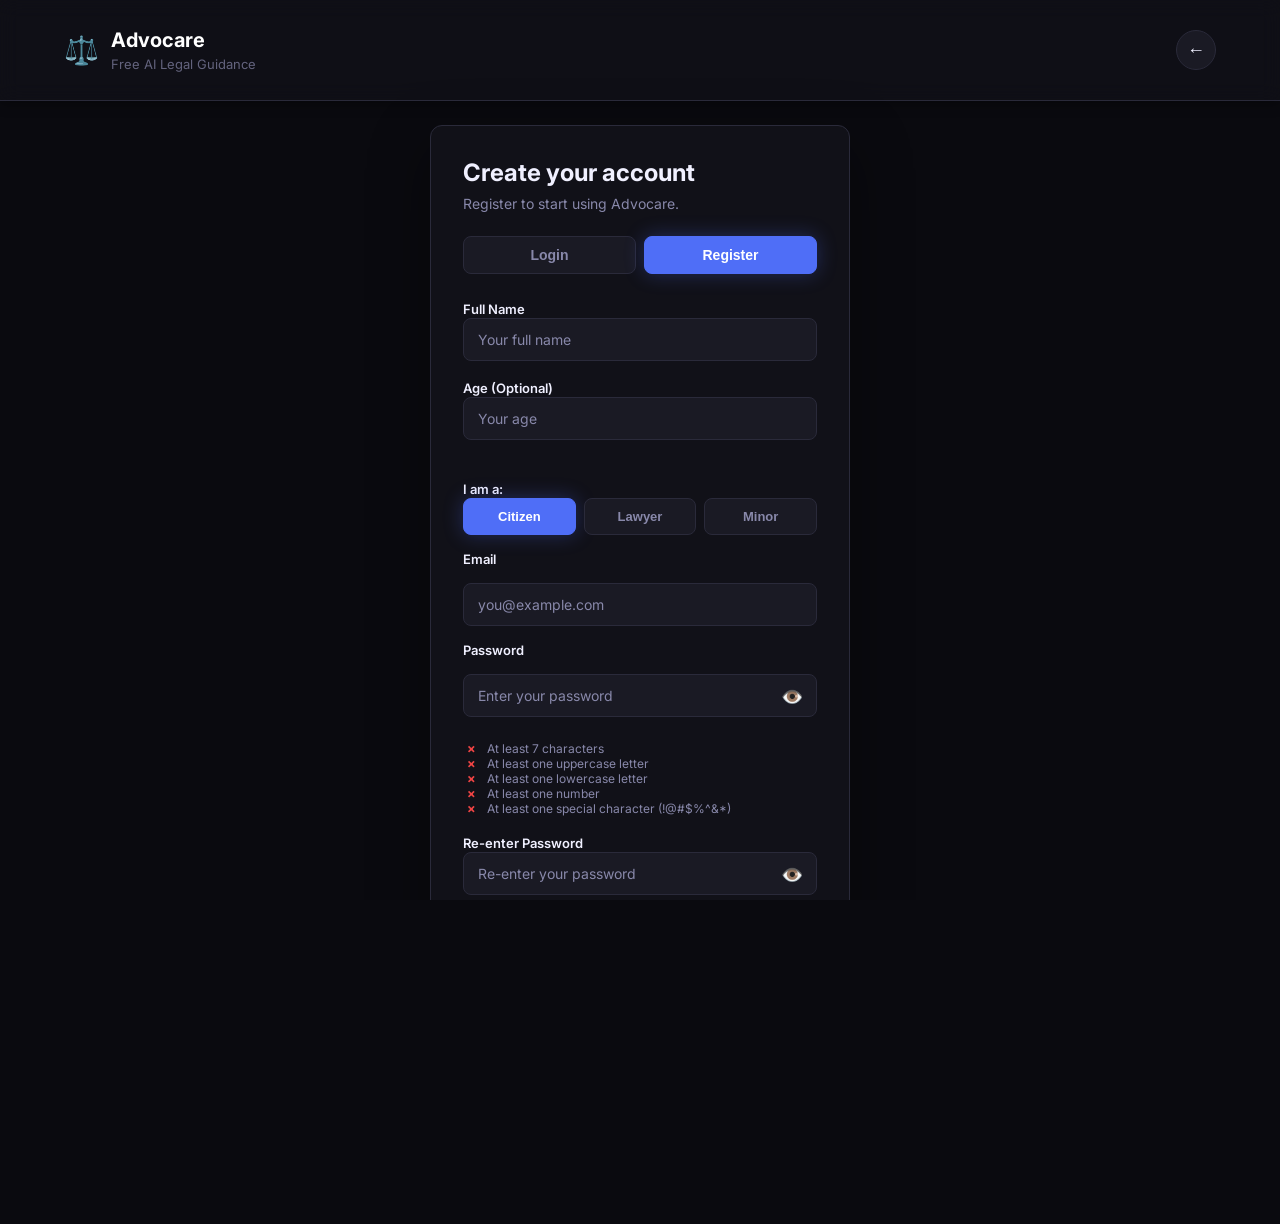
<file: frontend/auth.html>
<!doctype html>
<html lang="en">
  <head>
    <meta charset="UTF-8" />
    <meta name="viewport" content="width=device-width, initial-scale=1.0" />
    <title>Advocare – Login</title>
    <link rel="stylesheet" href="style.css" />
    <link
      href="https://fonts.googleapis.com/css2?family=Inter:wght@400;500;600;700&display=swap"
      rel="stylesheet"
    />
    <style>
      html, body {
        background: #0a0a0f;
        color: #f0f0ff;
        margin: 0;
        padding: 0;
      }

      body {
        display: flex;
        flex-direction: column;
        min-height: 100vh;
        overflow-y: auto;
      }

      .header {
        background: rgba(17, 17, 24, 0.8);
        backdrop-filter: blur(10px);
        border-bottom: 1px solid #2a2a3a;
      }

      .header-inner {
        max-width: 1200px;
        margin: 0 auto;
        width: 100%;
        display: flex;
        justify-content: space-between;
        align-items: center;
      }

      .logo {
        cursor: pointer;
        transition: opacity 0.2s ease;
      }

      .logo:hover {
        opacity: 0.8;
      }

      .back-btn {
        width: 40px;
        height: 40px;
        border-radius: 50%;
        background: #1a1a24;
        border: 1px solid #2a2a3a;
        color: #f0f0ff;
        cursor: pointer;
        display: flex;
        align-items: center;
        justify-content: center;
        font-size: 18px;
        transition: all 0.2s ease;
        position: relative;
      }

      .back-btn:hover {
        background: #222229;
        border-color: #4f6ef7;
        box-shadow: 0 0 15px rgba(79, 110, 247, 0.2);
      }

      .back-btn-tooltip {
        position: absolute;
        bottom: -32px;
        right: 0;
        background: #1a1a24;
        border: 1px solid #2a2a3a;
        color: #8888aa;
        font-size: 12px;
        padding: 6px 10px;
        border-radius: 6px;
        white-space: nowrap;
        opacity: 0;
        pointer-events: none;
        transition: opacity 0.2s ease;
        z-index: 10;
      }

      .back-btn:hover .back-btn-tooltip {
        opacity: 1;
      }

      .logo h1 {
        color: #ffffff;
      }

      .logo p {
        color: #8888aa;
      }

      .badge {
        background: rgba(79, 110, 247, 0.1);
        border: 1px solid rgba(79, 110, 247, 0.3);
        color: #4f6ef7;
      }

      .auth-shell {
        flex: 1;
        display: flex;
        align-items: center;
        justify-content: center;
        padding: 24px;
      }

      .auth-card {
        width: 100%;
        max-width: 420px;
        background: #111118;
        border: 1px solid #2a2a3a;
        border-radius: 12px;
        box-shadow: 0 20px 60px rgba(0, 0, 0, 0.4);
        padding: 32px;
      }

      .auth-title {
        font-size: 24px;
        font-weight: 700;
        color: #f0f0ff;
      }

      .auth-subtitle {
        margin-top: 8px;
        color: #8888aa;
        font-size: 14px;
      }

      .auth-toggle {
        margin-top: 24px;
        display: flex;
        gap: 8px;
      }

      .auth-toggle button {
        flex: 1;
        background: #1a1a24;
        border: 1px solid #2a2a3a;
        color: #8888aa;
        padding: 10px 16px;
        border-radius: 8px;
        font-weight: 600;
        font-size: 14px;
        cursor: pointer;
        transition: all 0.2s ease;
      }

      .auth-toggle button:hover {
        border-color: #4f6ef7;
        color: #4f6ef7;
      }

      .auth-toggle button.active {
        background: #4f6ef7;
        color: #ffffff;
        border-color: #4f6ef7;
        box-shadow: 0 0 20px rgba(79, 110, 247, 0.3);
      }

      .auth-form {
        margin-top: 24px;
        display: flex;
        flex-direction: column;
        gap: 16px;
      }

      .auth-label {
        font-size: 13px;
        font-weight: 600;
        color: #f0f0ff;
      }

      .auth-input {
        width: 100%;
        background: #1a1a24;
        border: 1px solid #2a2a3a;
        border-radius: 8px;
        padding: 12px 14px;
        font-family: "Inter", sans-serif;
        font-size: 14px;
        color: #f0f0ff;
        outline: none;
        transition: all 0.2s ease;
      }

      .auth-input::placeholder {
        color: #8888aa;
      }

      .auth-input:focus {
        border-color: #4f6ef7;
        box-shadow: 0 0 12px rgba(79, 110, 247, 0.2);
        background: #1a1a24;
      }

      .password-wrapper {
        position: relative;
      }

      .password-toggle {
        position: absolute;
        right: 14px;
        top: 12px;
        background: none;
        border: none;
        color: #8888aa;
        cursor: pointer;
        font-size: 18px;
        transition: color 0.2s ease;
        padding: 0;
      }

      .password-toggle:hover {
        color: #4f6ef7;
      }

      .auth-input.password-input {
        padding-right: 40px;
      }

      .password-requirements {
        margin-top: 8px;
        display: flex;
        flex-direction: column;
        gap: 6px;
        font-size: 12px;
      }

      .req-item {
        display: flex;
        align-items: center;
        gap: 8px;
        color: #8888aa;
      }

      .req-icon {
        width: 16px;
        display: flex;
        justify-content: center;
        font-weight: 700;
      }

      .req-item.met {
        color: #22c55e;
      }

      .req-item.met .req-icon {
        color: #22c55e;
      }

      .req-item:not(.met) .req-icon {
        color: #ef4444;
      }

      .confirm-password-feedback {
        margin-top: 6px;
        font-size: 12px;
        min-height: 16px;
        display: flex;
        align-items: center;
        gap: 4px;
      }

      .confirm-password-feedback.match {
        color: #22c55e;
      }

      .confirm-password-feedback.mismatch {
        color: #ef4444;
      }

      .auth-input.match-success {
        border-color: #22c55e;
        box-shadow: 0 0 12px rgba(34, 197, 94, 0.2);
      }

      .auth-input.match-error {
        border-color: #ef4444;
        box-shadow: 0 0 12px rgba(239, 68, 68, 0.2);
      }

      .auth-input.password-valid {
        border-color: #22c55e;
        box-shadow: 0 0 12px rgba(34, 197, 94, 0.2);
      }

      .age-error {
        margin-top: 6px;
        color: #ef4444;
        font-size: 12px;
        min-height: 16px;
      }

      #submitBtn {
        background: linear-gradient(135deg, #4f6ef7, #6b84ff);
        color: #ffffff;
        border: none;
        border-radius: 8px;
        padding: 12px 20px;
        font-size: 14px;
        font-weight: 600;
        cursor: pointer;
        transition: all 0.2s ease;
        margin-top: 4px;
      }

      #submitBtn:hover:not(:disabled) {
        transform: translateY(-2px);
        box-shadow: 0 8px 24px rgba(79, 110, 247, 0.4);
      }

      #submitBtn:disabled {
        opacity: 0.6;
        cursor: not-allowed;
      }

      .auth-error {
        margin-top: 12px;
        color: #ef4444;
        font-size: 13px;
        min-height: 18px;
      }

      .auth-footer {
        margin-top: 20px;
        text-align: center;
        color: #8888aa;
        font-size: 13px;
      }

      .auth-footer a {
        color: #4f6ef7;
        text-decoration: none;
        transition: color 0.2s ease;
      }

      .auth-footer a:hover {
        color: #6b84ff;
      }

      .auth-toggle-btn {
        flex: 1;
        background: #1a1a24;
        border: 1px solid #2a2a3a;
        color: #8888aa;
        padding: 10px 16px;
        border-radius: 8px;
        font-weight: 600;
        font-size: 13px;
        cursor: pointer;
        transition: all 0.2s ease;
      }

      .auth-toggle-btn:hover {
        border-color: #4f6ef7;
        color: #4f6ef7;
      }

      .auth-toggle-btn.active {
        background: #4f6ef7;
        color: #ffffff;
        border-color: #4f6ef7;
        box-shadow: 0 0 20px rgba(79, 110, 247, 0.3);
      }

      #googleSignInButton {
        margin-top: 16px;
        display: flex;
        justify-content: center;
      }
    </style>
    <script src="https://accounts.google.com/gsi/client" async defer></script>
  </head>
  <body>
    <header class="header">
      <div class="header-inner">
        <div class="logo" style="padding: 14px 24px; cursor: pointer;" onclick="window.location.href = 'home.html';">
          <span class="logo-icon">⚖️</span>
          <div>
            <h1 style="margin: 0; font-size: 20px;">Advocare</h1>
            <p style="margin: 4px 0 0 0; font-size: 13px;">Free AI Legal Guidance</p>
          </div>
        </div>
        <button class="back-btn" onclick="window.location.href = 'home.html';" style="margin-right: 24px;">
          ←
          <span class="back-btn-tooltip">Go back to Home</span>
        </button>
      </div>
    </header>

    <main class="auth-shell">
      <section class="auth-card">
        <h2 class="auth-title" id="authTitle">Welcome back</h2>
        <p class="auth-subtitle" id="authSubtitle">
          Login to continue your legal assistance.
        </p>

        <div class="auth-toggle">
          <button
            id="loginToggle"
            class="active"
            onclick="setMode('login')"
          >
            Login
          </button>
          <button id="registerToggle" onclick="setMode('register')">
            Register
          </button>
        </div>

        <form id="authForm" class="auth-form">
          <div id="nameFieldContainer" style="display: none;">
            <label class="auth-label" for="nameInput">Full Name</label>
            <input
              id="nameInput"
              class="auth-input"
              type="text"
              placeholder="Your full name"
            />
          </div>

          <div id="ageFieldContainer" style="display: none;">
            <label class="auth-label" for="ageInput">Age (Optional)</label>
            <input
              id="ageInput"
              class="auth-input"
              type="number"
              min="1"
              max="120"
              placeholder="Your age"
              oninput="validateAge()"
            />
            <div class="age-error" id="ageError"></div>
          </div>

          <div id="userTypeFieldContainer" style="display: none;">
            <label class="auth-label">I am a:</label>
            <div style="display: flex; gap: 8px;">
              <button type="button" class="auth-toggle-btn active" onclick="setUserType('citizen')">Citizen</button>
              <button type="button" class="auth-toggle-btn" onclick="setUserType('lawyer')">Lawyer</button>
              <button type="button" class="auth-toggle-btn" onclick="setUserType('minor')">Minor</button>
            </div>
          </div>

          <label class="auth-label" for="emailInput">Email</label>
          <input
            id="emailInput"
            class="auth-input"
            type="email"
            placeholder="you@example.com"
            oninput="checkFormValidity()"
            required
          />

          <label class="auth-label" for="passwordInput">Password</label>
          <div class="password-wrapper">
            <input
              id="passwordInput"
              class="auth-input password-input"
              type="password"
              placeholder="Enter your password"
              oninput="validatePassword(); validateConfirmPassword(); checkFormValidity()"
            />
            <button type="button" class="password-toggle" onclick="togglePasswordVisibility('passwordInput', this)">👁️</button>
          </div>
          <div class="password-requirements" id="passwordRequirementsContainer">
            <div class="req-item" id="req-length"><span class="req-icon">✗</span> At least 7 characters</div>
            <div class="req-item" id="req-upper"><span class="req-icon">✗</span> At least one uppercase letter</div>
            <div class="req-item" id="req-lower"><span class="req-icon">✗</span> At least one lowercase letter</div>
            <div class="req-item" id="req-number"><span class="req-icon">✗</span> At least one number</div>
            <div class="req-item" id="req-special"><span class="req-icon">✗</span> At least one special character (!@#$%^&*)</div>
          </div>

          <div id="confirmPasswordFieldContainer" style="display: none;">
            <label class="auth-label" for="confirmPasswordInput">Re-enter Password</label>
            <div class="password-wrapper">
              <input
                id="confirmPasswordInput"
                class="auth-input password-input"
                type="password"
                placeholder="Re-enter your password"
                oninput="validateConfirmPassword(); checkFormValidity()"
              />
              <button type="button" class="password-toggle" onclick="togglePasswordVisibility('confirmPasswordInput', this)">👁️</button>
            </div>
            <div class="confirm-password-feedback" id="confirmPasswordFeedback"></div>
          </div>

          <div style="display: flex; align-items: flex-start; gap: 8px; margin-top: 16px; display: none;" id="privacyContainer">
            <input
              id="privacyCheckbox"
              type="checkbox"
              style="width: 16px; height: 16px; cursor: pointer; accent-color: #4f6ef7; margin-top: 2px; flex-shrink: 0;"
              oninput="checkFormValidity()"
            />
            <label for="privacyCheckbox" style="font-size: 12px; color: #8888aa; cursor: pointer; line-height: 1.4;">
              I have read and agree to the <a href="#" onclick="saveRegisterFormData(); window.location.href = 'privacy.html'; return false;" style="color: #4f6ef7; text-decoration: none; transition: color 0.2s ease;" onmouseover="this.style.color='#6b84ff'" onmouseout="this.style.color='#4f6ef7'">Privacy Policy and Terms of Use</a>
            </label>
          </div>
          
          <p class="auth-error" id="privacyError" style="margin-top: 8px;"></p>

          <button id="submitBtn" type="submit">Login</button>
        </form>

        <div id="googleSignInButton"></div>

        <p class="auth-error" id="authError"></p>

        <p class="auth-footer" id="authFooter">
          <span id="authFooterText">Don't have an account? </span><a href="#" id="authFooterLink" onclick="return false;"></a>
        </p>
      </section>
    </main>

    <script>
      const API_BASE = "https://advocare-production.up.railway.app";
      const TOKEN_KEY = "advocare_token";
      let mode = "login";
      let userType = "citizen";
      let previousUserType = "citizen";
      let isFormDirty = false;
      let allowNavigationWithoutWarning = false;

      function hasRegisterFormData(currentMode = mode) {
        if (currentMode !== "register") return false;
        const name = document.getElementById("nameInput").value.trim();
        const email = document.getElementById("emailInput").value.trim();
        const password = document.getElementById("passwordInput").value;
        const confirmPassword = document.getElementById("confirmPasswordInput").value;
        const age = document.getElementById("ageInput").value.trim();
        return !!(name || email || password || confirmPassword || age);
      }

      function markFormDirty() {
        isFormDirty = true;
      }

      function clearFormDirty() {
        isFormDirty = false;
      }

      function confirmLeavePage(message = "You have unsaved changes. Do you want to leave without saving?", currentMode = mode) {
        if (hasRegisterFormData(currentMode)) {
          return confirm(message);
        }
        return true;
      }

      function parseJwtPayload(token) {
        try {
          const payloadPart = token.split(".")[1];
          if (!payloadPart) return null;
          const normalized = payloadPart.replace(/-/g, "+").replace(/_/g, "/");
          const padded = normalized + "=".repeat((4 - (normalized.length % 4)) % 4);
          return JSON.parse(atob(padded));
        } catch {
          return null;
        }
      }

      function isTokenValid(token) {
        if (!token) return false;
        const payload = parseJwtPayload(token);
        if (!payload || typeof payload.exp !== "number") return false;
        return payload.exp > Math.floor(Date.now() / 1000);
      }

      function getUserTypeButton(type) {
        return Array.from(document.querySelectorAll(".auth-toggle-btn")).find((btn) =>
          btn.textContent.trim().toLowerCase() === type
        );
      }

      function syncUserTypeButtons() {
        document.querySelectorAll(".auth-toggle-btn").forEach((btn) => {
          const type = btn.textContent.trim().toLowerCase();
          btn.classList.toggle("active", type === userType);
        });
      }

      function setUserType(type) {
        const ageValue = document.getElementById("ageInput").value;
        const age = ageValue ? parseInt(ageValue) : null;
        const ageError = document.getElementById("ageError");

        ageError.textContent = "";

        if (type === "minor" && age !== null && age >= 18) {
          ageError.textContent = "Select age below 18";
          userType = previousUserType === "minor" ? "" : previousUserType;
          syncUserTypeButtons();
          checkFormValidity();
          return;
        }

        if ((type === "citizen" || type === "lawyer") && age !== null && age < 18) {
          previousUserType = userType;
          userType = "minor";
          syncUserTypeButtons();
          checkFormValidity();
          return;
        }

        previousUserType = userType;
        userType = type;
        syncUserTypeButtons();
        checkFormValidity();
      }

      function togglePasswordVisibility(inputId, button) {
        const input = document.getElementById(inputId);
        if (input.type === "password") {
          input.type = "text";
          button.textContent = "🙈";
        } else {
          input.type = "password";
          button.textContent = "👁️";
        }
      }

      function validatePassword() {
        const password = document.getElementById("passwordInput").value;
        const req = {
          length: password.length >= 7,
          upper: /[A-Z]/.test(password),
          lower: /[a-z]/.test(password),
          number: /[0-9]/.test(password),
          special: /[!@#$%^&*]/.test(password)
        };

        document.getElementById("req-length").classList.toggle("met", req.length);
        document.getElementById("req-upper").classList.toggle("met", req.upper);
        document.getElementById("req-lower").classList.toggle("met", req.lower);
        document.getElementById("req-number").classList.toggle("met", req.number);
        document.getElementById("req-special").classList.toggle("met", req.special);

        const allMet = Object.values(req).every(v => v);
        document.getElementById("passwordInput").classList.toggle("password-valid", allMet);
        return allMet;
      }

      function validateConfirmPassword() {
        const password = document.getElementById("passwordInput").value;
        const confirmPassword = document.getElementById("confirmPasswordInput").value;
        const feedback = document.getElementById("confirmPasswordFeedback");
        const input = document.getElementById("confirmPasswordInput");

        if (confirmPassword === "") {
          feedback.textContent = "";
          input.classList.remove("match-success", "match-error");
          return false;
        }

        if (password === confirmPassword && password !== "") {
          feedback.textContent = "Passwords match ✓";
          feedback.className = "confirm-password-feedback match";
          input.classList.remove("match-error");
          input.classList.add("match-success");
          return true;
        } else {
          feedback.textContent = "Passwords do not match ✗";
          feedback.className = "confirm-password-feedback mismatch";
          input.classList.remove("match-success");
          input.classList.add("match-error");
          return false;
        }
      }

      function validateAge() {
        const ageInput = document.getElementById("ageInput");
        const ageError = document.getElementById("ageError");
        const age = ageInput.value ? parseInt(ageInput.value) : null;
        const minorButton = getUserTypeButton("minor");

        ageError.textContent = "";
        if (minorButton) minorButton.disabled = false;

        if (age === null) {
          syncUserTypeButtons();
          checkFormValidity();
          return true;
        }

        if (age < 18) {
          previousUserType = userType;
          userType = "minor";
        } else {
          if (minorButton) minorButton.disabled = true;
          if (userType === "minor") {
            userType = "";
          }
        }

        syncUserTypeButtons();
        checkFormValidity();
        return true;
      }

      function checkFormValidity() {
        if (mode !== "register") return;

        const name = document.getElementById("nameInput").value.trim();
        const email = document.getElementById("emailInput").value.trim();
        const password = document.getElementById("passwordInput").value;
        const confirmPassword = document.getElementById("confirmPasswordInput").value;
        const age = document.getElementById("ageInput").value ? parseInt(document.getElementById("ageInput").value) : null;
        const privacyCheckbox = document.getElementById("privacyCheckbox");

        const passwordValid = validatePassword();
        const confirmValid = password === confirmPassword && password !== "" && confirmPassword !== "";
        
        const nameValid = name.length > 0;
        const emailValid = /^[^\s@]+@[^\s@]+\.[^\s@]+$/.test(email);
        const userTypeValid = userType && userType !== "";
        
        const ageValid =
          age === null ||
          (userType === "minor" && age < 18) ||
          ((userType === "citizen" || userType === "lawyer") && age >= 18);

        const allValid = nameValid && emailValid && passwordValid && confirmValid && userTypeValid && ageValid && privacyCheckbox.checked;
        document.getElementById("submitBtn").disabled = !allValid;
      }

      function saveRegisterFormData() {
        const name = document.getElementById("nameInput").value.trim();
        const email = document.getElementById("emailInput").value.trim();
        const age = document.getElementById("ageInput").value.trim();
        const password = document.getElementById("passwordInput").value;
        
        if (name || email || age || password) {
          sessionStorage.setItem("reg_name", name);
          sessionStorage.setItem("reg_email", email);
          sessionStorage.setItem("reg_age", age);
          sessionStorage.setItem("reg_password", password);
          sessionStorage.setItem("reg_user_type", userType);
        }
      }

      function restoreRegisterFormData() {
        const name = sessionStorage.getItem("reg_name");
        const email = sessionStorage.getItem("reg_email");
        const age = sessionStorage.getItem("reg_age");
        const password = sessionStorage.getItem("reg_password");
        const userTypeValue = sessionStorage.getItem("reg_user_type");
        
        if (name) document.getElementById("nameInput").value = name;
        if (email) document.getElementById("emailInput").value = email;
        if (age) document.getElementById("ageInput").value = age;
        if (password) {
          document.getElementById("passwordInput").value = password;
          document.getElementById("confirmPasswordInput").value = password;
        }
        if (userTypeValue) {
          userType = userTypeValue;
          syncUserTypeButtons();
        }
        
        // Clear sessionStorage after restoring
        sessionStorage.removeItem("reg_name");
        sessionStorage.removeItem("reg_email");
        sessionStorage.removeItem("reg_age");
        sessionStorage.removeItem("reg_password");
        sessionStorage.removeItem("reg_user_type");
      }

       function setMode(nextMode) {
         // Check if switching away from register with unsaved data BEFORE changing mode
         if (nextMode === "login" && mode === "register" && !confirmLeavePage("Your registration data will be lost. Continue?", "register")) {
           return;
         }

         mode = nextMode;
         const isLogin = mode === "login";

         document.getElementById("loginToggle").classList.toggle("active", isLogin);
         document.getElementById("registerToggle").classList.toggle("active", !isLogin);
         document.getElementById("submitBtn").textContent = isLogin ? "Login" : "Create Account";
         document.getElementById("authTitle").textContent = isLogin
           ? "Welcome back"
           : "Create your account";
         document.getElementById("authSubtitle").textContent = isLogin
           ? "Login to continue your legal assistance."
           : "Register to start using Advocare.";
         document.getElementById("authError").textContent = "";
         
         // Show/hide register fields
         document.getElementById("nameFieldContainer").style.display = isLogin ? "none" : "block";
         document.getElementById("ageFieldContainer").style.display = isLogin ? "none" : "block";
         document.getElementById("userTypeFieldContainer").style.display = isLogin ? "none" : "block";
         document.getElementById("privacyContainer").style.display = isLogin ? "none" : "flex";
         
         // Show/hide password requirements and confirm password (login mode only)
         document.getElementById("passwordRequirementsContainer").style.display = isLogin ? "none" : "block";
         document.getElementById("confirmPasswordFieldContainer").style.display = isLogin ? "none" : "block";
         
         // Update footer text and link
         const footerText = document.getElementById("authFooterText");
         const footerLink = document.getElementById("authFooterLink");
         if (isLogin) {
           footerText.textContent = "Don't have an account? ";
           footerLink.textContent = "Register";
           footerLink.onclick = () => { setMode("register"); return false; };
           document.getElementById("submitBtn").disabled = false;
         } else {
           footerText.textContent = "Already have an account? ";
           footerLink.textContent = "Login";
           footerLink.onclick = () => { setMode("login"); return false; };
         }
         
         // Clear fields when switching modes
         if (isLogin) {
           document.getElementById("nameInput").value = "";
           document.getElementById("ageInput").value = "";
           document.getElementById("passwordInput").value = "";
           document.getElementById("confirmPasswordInput").value = "";
           document.getElementById("ageError").textContent = "";
           document.getElementById("confirmPasswordFeedback").textContent = "";
           document.getElementById("passwordInput").classList.remove("password-valid");
           document.getElementById("confirmPasswordInput").classList.remove("match-success", "match-error");
           userType = "citizen";
           clearFormDirty();
         } else {
           document.getElementById("emailInput").value = "";
           document.getElementById("passwordInput").value = "";
            restoreRegisterFormData();
         }
         
         checkFormValidity();
       }

      async function loginUser() {
        const email = document.getElementById("emailInput").value.trim();
        const password = document.getElementById("passwordInput").value;
        const errorEl = document.getElementById("authError");
        const submitBtn = document.getElementById("submitBtn");

        errorEl.textContent = "";
        if (!email || !password) {
          errorEl.textContent = "Email and password are required.";
          return;
        }

        submitBtn.disabled = true;

        try {
          const response = await fetch(`${API_BASE}/login`, {
            method: "POST",
            headers: { "Content-Type": "application/json" },
            body: JSON.stringify({ email, password }),
          });

          const data = await response.json();
          if (!response.ok) {
            throw new Error(data.detail || "Authentication failed.");
          }

          if (!data.access_token) {
            throw new Error("No token returned by server.");
          }

          localStorage.setItem(TOKEN_KEY, data.access_token);
          localStorage.setItem("advocare_user_name", data.name);
          localStorage.setItem("advocare_user_email", data.email);
          localStorage.setItem("advocare_user_age", data.age || "");
          localStorage.setItem("advocare_user_type", data.user_type);
          
          // Verify token was saved before redirecting
          const savedToken = localStorage.getItem(TOKEN_KEY);
          if (savedToken) {
            allowNavigationWithoutWarning = true;
            window.location.href = "home.html";
          } else {
            throw new Error("Failed to save authentication token.");
          }
        } catch (error) {
          errorEl.textContent =
            error.message || "Could not authenticate. Please try again.";
        } finally {
          submitBtn.disabled = false;
        }
      }

      async function registerUser() {
        const name = document.getElementById("nameInput").value.trim();
        const email = document.getElementById("emailInput").value.trim();
        const password = document.getElementById("passwordInput").value;
        const age = document.getElementById("ageInput").value ? parseInt(document.getElementById("ageInput").value) : null;
        const errorEl = document.getElementById("authError");
        const submitBtn = document.getElementById("submitBtn");
        const privacyCheckbox = document.getElementById("privacyCheckbox");
        const privacyError = document.getElementById("privacyError");

        errorEl.textContent = "";
        privacyError.textContent = "";

        if (!name) {
          errorEl.textContent = "Full name is required.";
          return;
        }
        if (!email) {
          errorEl.textContent = "Email is required.";
          return;
        }
        if (!password) {
          errorEl.textContent = "Password is required.";
          return;
        }
        if (!privacyCheckbox.checked) {
          privacyError.textContent = "You must agree to continue";
          return;
        }

        submitBtn.disabled = true;

        try {
          const response = await fetch(`${API_BASE}/register`, {
            method: "POST",
            headers: { "Content-Type": "application/json" },
            body: JSON.stringify({ name, email, age, user_type: userType, password }),
          });

          const data = await response.json();
          if (!response.ok) {
            throw new Error(data.detail || "Authentication failed.");
          }

          if (!data.access_token) {
            throw new Error("No token returned by server.");
          }

          localStorage.setItem(TOKEN_KEY, data.access_token);
          localStorage.setItem("advocare_user_name", name);
          localStorage.setItem("advocare_user_email", email);
          localStorage.setItem("advocare_user_age", age || "");
          localStorage.setItem("advocare_user_type", userType);
          const savedToken = localStorage.getItem(TOKEN_KEY);
          if (savedToken) {
            allowNavigationWithoutWarning = true;
            window.location.href = "home.html";
          } else {
            throw new Error("Failed to save authentication token.");
          }
        } catch (error) {
          errorEl.textContent =
            error.message || "Could not authenticate. Please try again.";
        } finally {
          submitBtn.disabled = false;
        }
      }

      function handleAuth(e) {
        e.preventDefault();

        if (mode === "login") {
          loginUser();
        } else {
          registerUser();
        }
      }

      // Track form input changes
      function setupFormTracking() {
        const inputs = document.querySelectorAll("#nameInput, #ageInput, #emailInput, #passwordInput, #confirmPasswordInput");
        inputs.forEach(input => {
          input.addEventListener("input", markFormDirty);
        });
        
        const userTypeButtons = document.querySelectorAll(".auth-toggle-btn");
        userTypeButtons.forEach(btn => {
          btn.addEventListener("click", markFormDirty);
        });

        const privacyCheckbox = document.getElementById("privacyCheckbox");
        privacyCheckbox?.addEventListener("change", markFormDirty);
      }

      // Handle browser back/refresh
      window.addEventListener("beforeunload", (e) => {
        if (!allowNavigationWithoutWarning && hasRegisterFormData()) {
          e.preventDefault();
          e.returnValue = "";
          return "";
        }
      });

      // Handle back button and navigation
      window.addEventListener("popstate", (e) => {
        if (!confirmLeavePage("Your registration data will be lost. Continue?")) {
          window.history.forward();
        }
      });

      // Handle logo click (to home)
      document.addEventListener("DOMContentLoaded", () => {
        const logo = document.querySelector(".logo");
        if (logo) {
          logo.addEventListener("click", (e) => {
            if (!confirmLeavePage("Your registration data will be lost. Go to home?")) {
              e.preventDefault();
              e.stopPropagation();
            } else {
              window.location.href = "home.html";
            }
          });
        }
      });

      async function handleGoogleSignIn(response) {
        const errorEl = document.getElementById("authError");
        const submitBtn = document.getElementById("submitBtn");
        
        errorEl.textContent = "";
        
        if (!response || !response.credential) {
          errorEl.textContent = "Google sign-in failed. Please try again.";
          return;
        }
        
        try {
          const result = await fetch(`${API_BASE}/auth/google`, {
            method: "POST",
            headers: { "Content-Type": "application/json" },
            body: JSON.stringify({ id_token: response.credential }),
          });
          
          const data = await result.json();
          if (!result.ok) {
            throw new Error(data.detail || "Google authentication failed.");
          }
          
          if (!data.access_token) {
            throw new Error("No token returned by server.");
          }
          
          localStorage.setItem(TOKEN_KEY, data.access_token);
          localStorage.setItem("advocare_user_name", data.name);
          localStorage.setItem("advocare_user_email", data.email);
          localStorage.setItem("advocare_user_age", data.age || "");
          localStorage.setItem("advocare_user_type", data.user_type);
          
          allowNavigationWithoutWarning = true;
          window.location.href = "index.html";
        } catch (error) {
          errorEl.textContent = error.message || "Could not authenticate with Google. Please try again.";
        }
      }

      function initializeGoogleSignIn() {
        if (typeof google === "undefined" || !google.accounts) {
          console.warn("Google Sign-In library not loaded yet. Retrying...");
          setTimeout(initializeGoogleSignIn, 1000);
          return;
        }
        
        try {
          google.accounts.id.initialize({
            client_id: "545906696592-lnln4kj7ff46o5l8oflnh6vj8s1cdlaf.apps.googleusercontent.com",
            callback: handleGoogleSignIn,
          });
          
          const buttonElement = document.getElementById("googleSignInButton");
          if (buttonElement) {
            google.accounts.id.renderButton(buttonElement, {
              theme: "dark",
              size: "large",
              text: "signin_with",
            });
          }
        } catch (error) {
          console.error("Failed to initialize Google Sign-In:", error);
        }
      }

      window.addEventListener("load", () => {
        const form = document.getElementById("authForm");
        form.addEventListener("submit", handleAuth);

        // Setup tracking for form inputs
        setupFormTracking();

        // Initialize Google Sign-In button
        initializeGoogleSignIn();

        const token = localStorage.getItem(TOKEN_KEY);
        if (isTokenValid(token)) {
          window.location.href = "index.html";
          return;
        }
        
        // Read URL query parameter "tab"
        const urlParams = new URLSearchParams(window.location.search);
        const tab = urlParams.get("tab");
        
        // Set initial mode: if tab is "login" or "register", use that; otherwise default to "register"
        if (tab === "login") {
          setMode("login");
        } else {
          setMode("register");
        }
      });
    </script>
  </body>
</html>
</file>
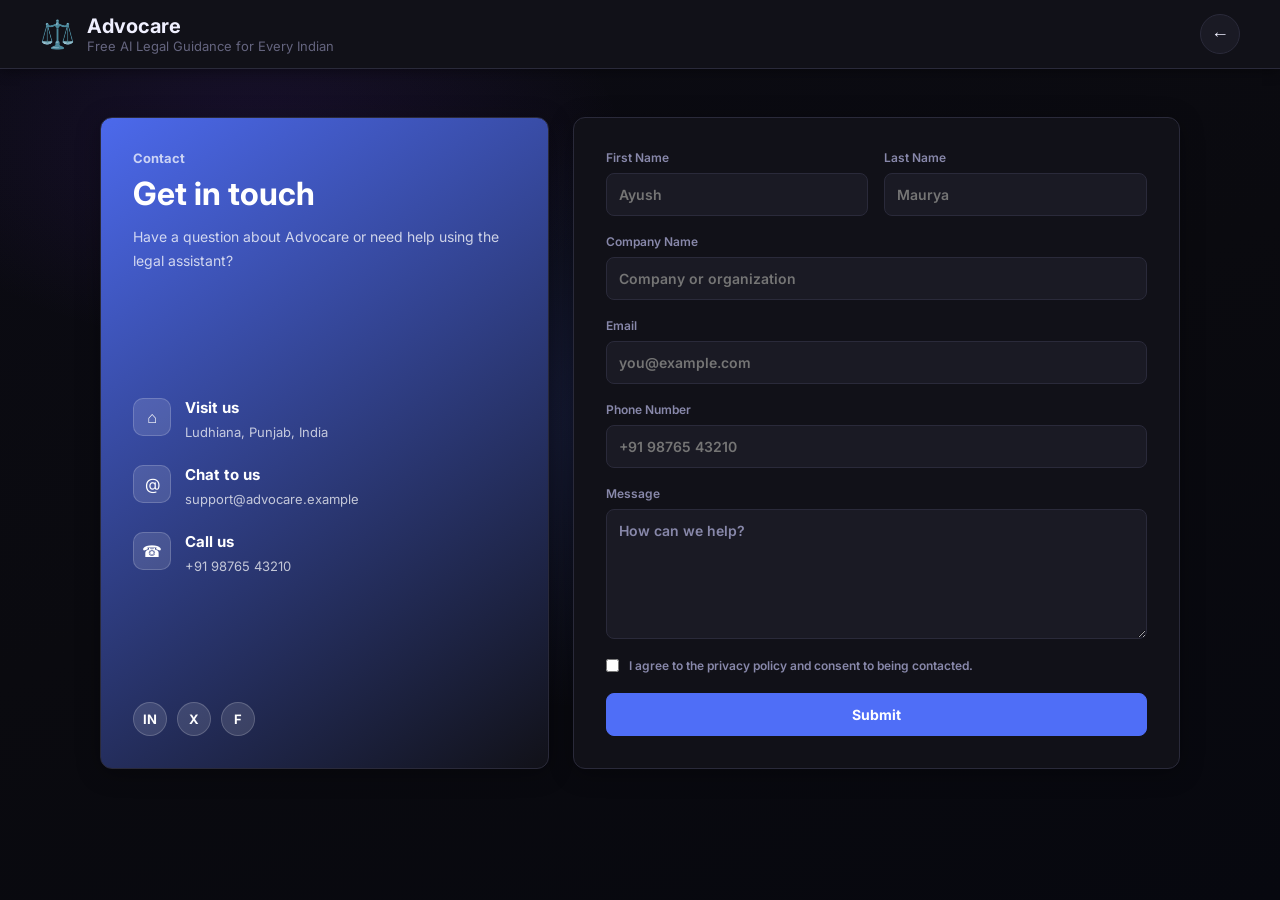
<file: frontend/contact.html>
<!doctype html>
<html lang="en">
  <head>
    <meta charset="UTF-8" />
    <meta name="viewport" content="width=device-width, initial-scale=1.0" />
    <title>Contact Us - Advocare</title>
    <link rel="stylesheet" href="style.css" />
    <link
      href="https://fonts.googleapis.com/css2?family=Inter:wght@400;500;600;700&display=swap"
      rel="stylesheet"
    />
  </head>
  <body>
    <header class="header">
      <div class="header-inner">
        <div class="logo" onclick="window.location.href = 'index.html';" style="cursor: pointer;">
          <span class="logo-icon">⚖️</span>
          <div>
            <h1>Advocare</h1>
            <p>Free AI Legal Guidance for Every Indian</p>
          </div>
        </div>
        <button class="back-btn" type="button" onclick="goBack();">←</button>
      </div>
    </header>

    <main class="contact-page">
      <section class="contact-shell">
        <aside class="contact-info-card">
          <div>
            <p class="contact-kicker">Contact</p>
            <h2>Get in touch</h2>
            <p class="contact-intro">
              Have a question about Advocare or need help using the legal assistant?
            </p>
          </div>

          <div class="contact-info-list">
            <div class="contact-info-item">
              <span class="contact-info-icon">⌂</span>
              <div>
                <h3>Visit us</h3>
                <p>Ludhiana, Punjab, India</p>
              </div>
            </div>

            <div class="contact-info-item">
              <span class="contact-info-icon">@</span>
              <div>
                <h3>Chat to us</h3>
                <p>support@advocare.example</p>
              </div>
            </div>

            <div class="contact-info-item">
              <span class="contact-info-icon">☎</span>
              <div>
                <h3>Call us</h3>
                <p>+91 98765 43210</p>
              </div>
            </div>
          </div>

          <div class="contact-socials" aria-label="Social links">
            <span>in</span>
            <span>x</span>
            <span>f</span>
          </div>
        </aside>

        <section class="contact-form-card">
          <form id="contactForm" class="contact-form">
            <div class="contact-form-row">
              <label>
                First Name
                <input name="firstName" type="text" placeholder="Ayush" />
              </label>
              <label>
                Last Name
                <input name="lastName" type="text" placeholder="Maurya" />
              </label>
            </div>

            <label>
              Company Name
              <input name="companyName" type="text" placeholder="Company or organization" />
            </label>

            <label>
              Email
              <input name="email" type="email" placeholder="you@example.com" />
            </label>

            <label>
              Phone Number
              <input name="phoneNumber" type="tel" placeholder="+91 98765 43210" />
            </label>

            <label>
              Message
              <textarea name="message" placeholder="How can we help?"></textarea>
            </label>

            <label class="contact-checkbox">
              <input name="privacyAgreement" type="checkbox" />
              <span>I agree to the privacy policy and consent to being contacted.</span>
            </label>

            <button class="contact-submit-btn" type="submit">Submit</button>
          </form>
        </section>
      </section>
    </main>

    <script>
      let hasUnsavedChanges = false;

      function goBack() {
        if (window.history.length > 1) {
          window.history.back();
        } else {
          window.location.href = "index.html";
        }
      }

      function isFormDirty() {
        const form = document.getElementById("contactForm");
        const inputs = form.querySelectorAll("input, textarea");
        for (let input of inputs) {
          if (input.value.trim() !== "") {
            return true;
          }
        }
        return false;
      }

      function updateFormDirtyState() {
        hasUnsavedChanges = isFormDirty();
      }

      const form = document.getElementById("contactForm");
      const inputs = form.querySelectorAll("input, textarea");

      inputs.forEach((input) => {
        input.addEventListener("input", updateFormDirtyState);
        input.addEventListener("change", updateFormDirtyState);
      });

      window.addEventListener("beforeunload", (event) => {
        if (hasUnsavedChanges) {
          event.preventDefault();
          event.returnValue = "";
          return "";
        }
      });

      form.addEventListener("submit", function (event) {
        event.preventDefault();
        const formData = new FormData(event.currentTarget);
        const data = Object.fromEntries(formData.entries());
        data.privacyAgreement = formData.get("privacyAgreement") === "on";
        console.log("Contact form submitted:", data);
        hasUnsavedChanges = false;
      });
    </script>
  </body>
</html>
</file>
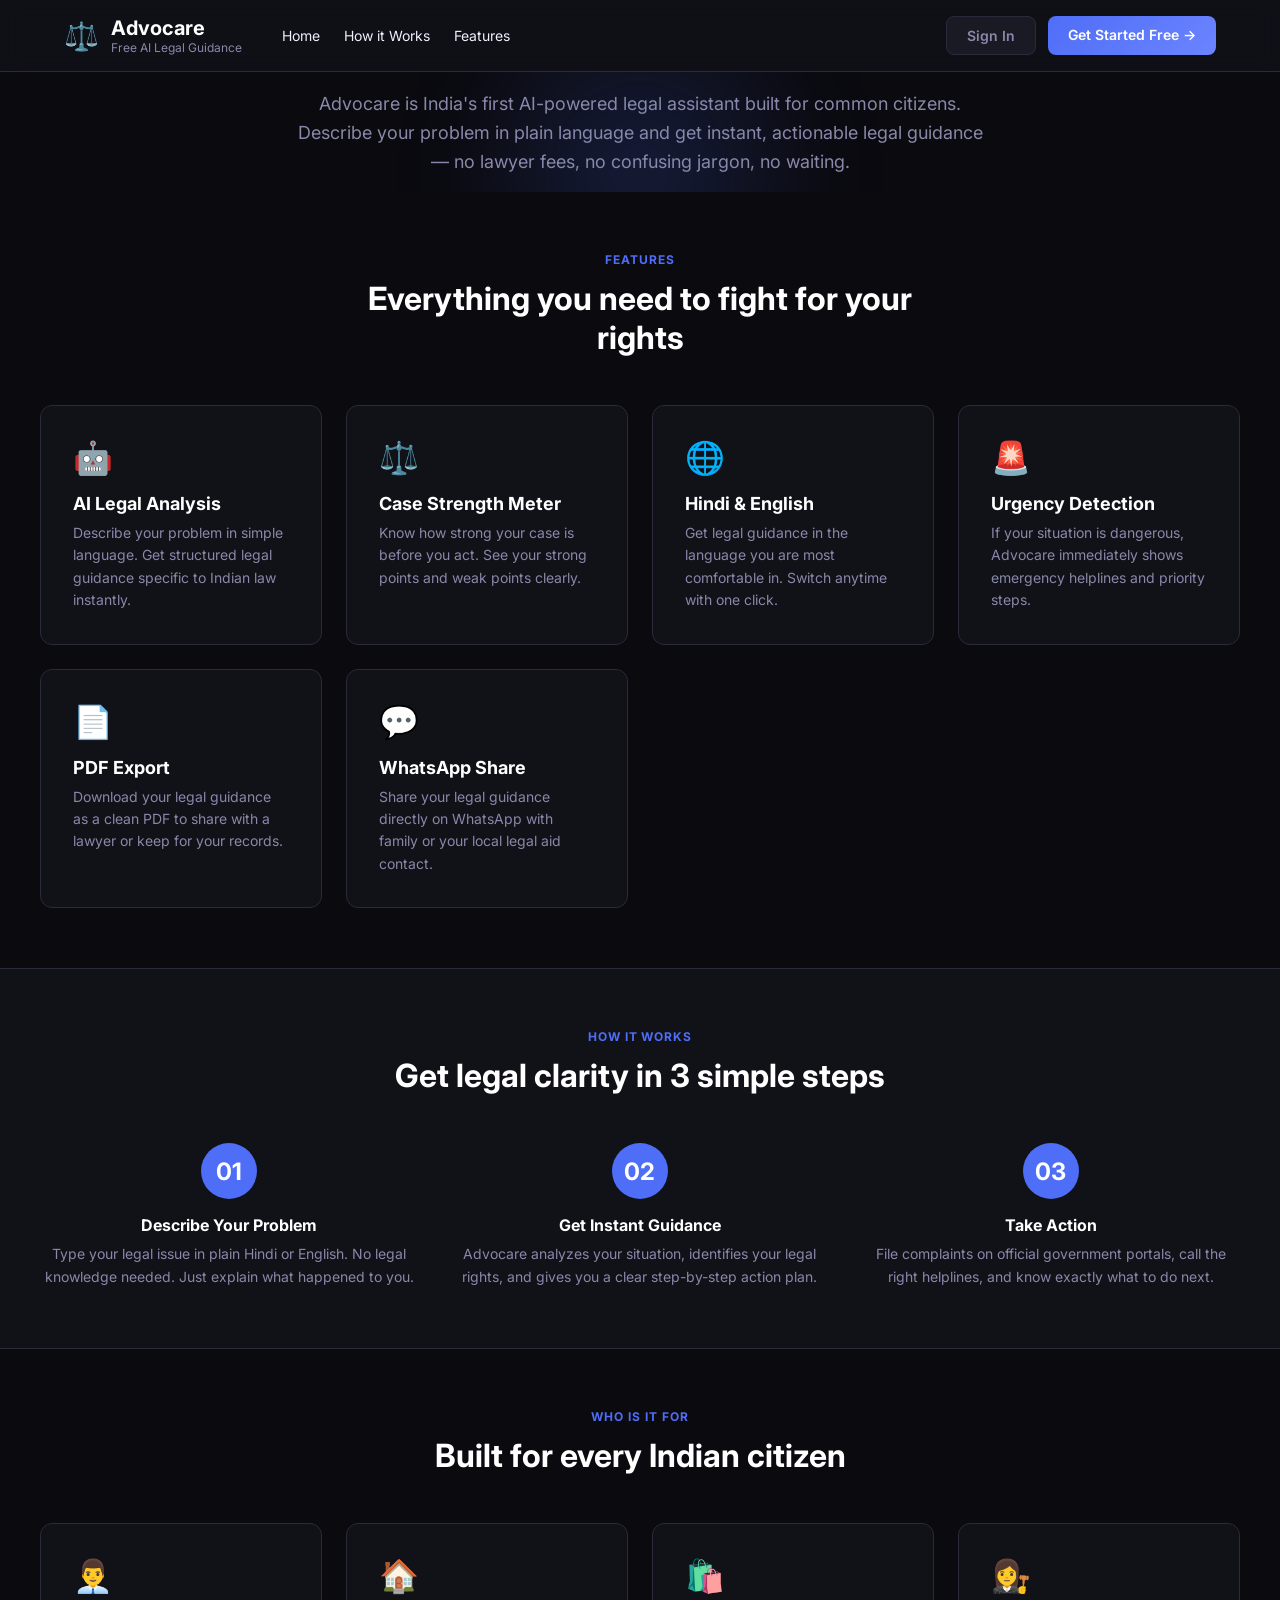
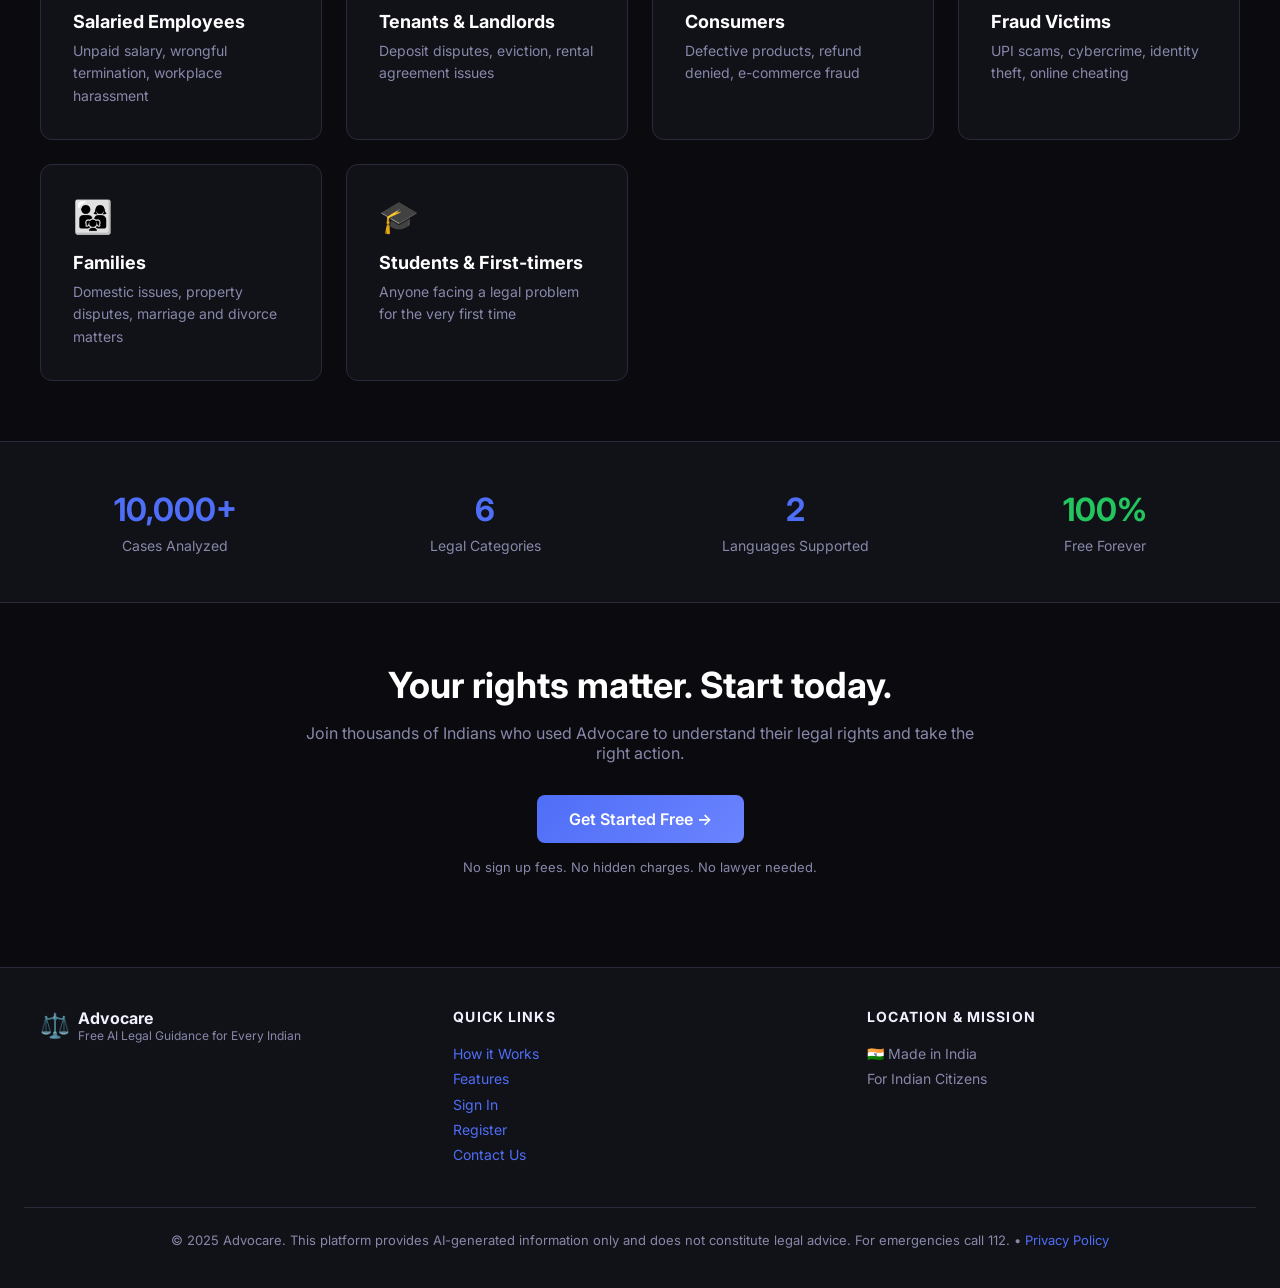
<file: frontend/home.html>
<!doctype html>
<html lang="en">
  <head>
    <meta charset="UTF-8" />
    <meta name="viewport" content="width=device-width, initial-scale=1.0" />
    <title>Advocare – Free AI Legal Guidance</title>
    <link
      href="https://fonts.googleapis.com/css2?family=Inter:wght@400;500;600;700&display=swap"
      rel="stylesheet"
    />
    <style>
      * {
        margin: 0;
        padding: 0;
        box-sizing: border-box;
      }

      html, body {
        background: #0a0a0f;
        color: #f0f0ff;
        font-family: "Inter", sans-serif;
        height: 100%;
      }

      body {
        display: flex;
        flex-direction: column;
      }

      /* ── Navbar ── */
      .navbar {
        background: rgba(17, 17, 24, 0.8);
        backdrop-filter: blur(10px);
        border-bottom: 1px solid #2a2a3a;
        position: sticky;
        top: 0;
        z-index: 100;
      }

      .navbar-inner {
        max-width: 1200px;
        margin: 0 auto;
        padding: 16px 24px;
        display: flex;
        align-items: center;
        justify-content: space-between;
      }

      .navbar-logo {
        display: flex;
        align-items: center;
        gap: 12px;
        text-decoration: none;
      }

      .navbar-logo-icon {
        font-size: 28px;
      }

      .navbar-logo-text h1 {
        font-size: 20px;
        font-weight: 700;
        color: #ffffff;
      }

      .navbar-logo-text p {
        font-size: 12px;
        color: #8888aa;
      }

      .home-nav-links {
        display: flex;
        gap: 24px;
        align-items: center;
        flex: 1;
        margin-left: 40px;
      }

      .home-nav-link {
        color: #f0f0ff;
        text-decoration: none;
        font-size: 14px;
        transition: color 0.2s ease;
      }

      .home-nav-link:hover {
        color: #6b84ff;
      }

      .mobile-menu-toggle {
        display: none;
        width: 36px;
        height: 36px;
        border-radius: 8px;
        border: 1px solid #2a2a3a;
        background: #1a1a24;
        color: #f0f0ff;
        font-size: 20px;
        line-height: 1;
        cursor: pointer;
      }

      .navbar-buttons {
        display: flex;
        gap: 12px;
      }

      .home-profile-container {
        position: relative;
        display: none;
      }

      .home-profile-button {
        display: flex;
        align-items: center;
        gap: 10px;
        background: transparent;
        border: 0;
        color: #f0f0ff;
        cursor: pointer;
        font-family: inherit;
      }

      .home-avatar {
        width: 36px;
        height: 36px;
        border-radius: 50%;
        display: grid;
        place-items: center;
        background: #1a1a24;
        border: 1px solid #2a2a3a;
        color: #ffffff;
        font-size: 13px;
        font-weight: 700;
      }

      .home-profile-name {
        font-size: 14px;
        font-weight: 600;
      }

      .home-profile-dropdown {
        position: absolute;
        top: calc(100% + 12px);
        right: 0;
        width: 230px;
        padding: 8px;
        background: #111118;
        border: 1px solid #2a2a3a;
        border-radius: 8px;
        box-shadow: 0 16px 40px rgba(0, 0, 0, 0.45);
        z-index: 200;
      }

      .home-profile-dropdown.hidden {
        display: none;
      }

      .home-profile-email {
        padding: 10px 12px;
        color: #8888aa;
        font-size: 12px;
        border-bottom: 1px solid #2a2a3a;
        margin-bottom: 6px;
        word-break: break-word;
      }

      .home-profile-item {
        width: 100%;
        display: flex;
        align-items: center;
        justify-content: space-between;
        background: transparent;
        border: 0;
        border-radius: 6px;
        color: #f0f0ff;
        cursor: pointer;
        font: inherit;
        font-size: 13px;
        padding: 9px 12px;
        text-align: left;
      }

      .home-profile-item:hover {
        background: #1a1a24;
      }

      .home-profile-item.logout {
        color: #ef4444;
      }

      .home-profile-submenu {
        position: relative;
      }

      .home-language-submenu {
        position: absolute;
        top: 0;
        right: calc(100% + 8px);
        display: none;
        width: 130px;
        padding: 6px;
        background: #111118;
        border: 1px solid #2a2a3a;
        border-radius: 8px;
        box-shadow: 0 16px 40px rgba(0, 0, 0, 0.45);
      }

      .home-profile-submenu:hover .home-language-submenu,
      .home-profile-submenu.open .home-language-submenu {
        display: block;
      }

      .home-language-submenu button {
        width: 100%;
        padding: 8px 10px;
        background: transparent;
        border: 0;
        border-radius: 6px;
        color: #f0f0ff;
        cursor: pointer;
        font: inherit;
        font-size: 13px;
        text-align: left;
      }

      .home-language-submenu button:hover {
        background: #1a1a24;
      }

      .home-chat-nav {
        display: none;
        margin-right: 16px;
      }

      .home-modal-backdrop {
        position: fixed;
        inset: 0;
        display: flex;
        align-items: center;
        justify-content: center;
        padding: 24px;
        background: rgba(0, 0, 0, 0.62);
        z-index: 300;
      }

      .home-modal-backdrop.hidden {
        display: none;
      }

      .home-modal {
        width: min(420px, 100%);
        background: #111118;
        border: 1px solid #2a2a3a;
        border-radius: 12px;
        box-shadow: 0 20px 60px rgba(0, 0, 0, 0.5);
        padding: 24px;
      }

      .home-modal-header {
        display: flex;
        align-items: center;
        justify-content: space-between;
        gap: 16px;
        margin-bottom: 18px;
      }

      .home-modal h3 {
        color: #ffffff;
        font-size: 20px;
      }

      .home-modal-close {
        width: 32px;
        height: 32px;
        border-radius: 50%;
        border: 1px solid #2a2a3a;
        background: #1a1a24;
        color: #f0f0ff;
        cursor: pointer;
      }

      .home-modal-row {
        display: flex;
        justify-content: space-between;
        gap: 16px;
        padding: 10px 0;
        border-top: 1px solid #2a2a3a;
        color: #8888aa;
        font-size: 14px;
      }

      .home-modal-row span:last-child {
        color: #f0f0ff;
        text-align: right;
      }

      .mobile-nav-overlay {
        position: fixed;
        inset: 0;
        background: rgba(10, 10, 15, 0.98);
        backdrop-filter: blur(10px);
        z-index: 1200;
        display: flex;
        align-items: center;
        justify-content: center;
        padding: 24px;
      }

      .mobile-nav-overlay.hidden {
        display: none;
      }

      .mobile-nav-links {
        display: flex;
        flex-direction: column;
        align-items: center;
        gap: 24px;
      }

      .mobile-nav-link {
        color: #f0f0ff;
        text-decoration: none;
        font-size: 28px;
        font-weight: 700;
      }

      .nav-btn {
        background: #1a1a24;
        border: 1px solid #2a2a3a;
        color: #8888aa;
        padding: 10px 20px;
        border-radius: 8px;
        font-weight: 600;
        font-size: 14px;
        cursor: pointer;
        transition: all 0.2s ease;
        text-decoration: none;
      }

      .nav-btn:hover {
        border-color: #4f6ef7;
        color: #4f6ef7;
      }

      .nav-btn.primary {
        background: linear-gradient(135deg, #4f6ef7, #6b84ff);
        border: none;
        color: #ffffff;
      }

      .nav-btn.primary:hover {
        transform: translateY(-2px);
        box-shadow: 0 8px 24px rgba(79, 110, 247, 0.3);
      }

      /* ── Hero Section ── */
      .hero {
        flex: 1;
        display: flex;
        align-items: center;
        justify-content: center;
        padding: 60px 24px;
        text-align: center;
        position: relative;
        overflow: hidden;
      }

      .hero-glow {
        position: absolute;
        width: 400px;
        height: 400px;
        background: radial-gradient(circle, rgba(79, 110, 247, 0.2) 0%, transparent 70%);
        border-radius: 50%;
        top: -100px;
        left: 50%;
        transform: translateX(-50%);
        pointer-events: none;
        filter: blur(40px);
      }

      .hero-content {
        position: relative;
        z-index: 1;
        max-width: 700px;
      }

      .hero h2 {
        font-size: 48px;
        font-weight: 700;
        color: #ffffff;
        margin-bottom: 16px;
        line-height: 1.2;
      }

      .hero p {
        font-size: 18px;
        color: #8888aa;
        margin-bottom: 32px;
        line-height: 1.6;
      }

      .hero-cta {
        background: linear-gradient(135deg, #4f6ef7, #6b84ff);
        color: #ffffff;
        border: none;
        padding: 14px 32px;
        border-radius: 8px;
        font-weight: 600;
        font-size: 16px;
        cursor: pointer;
        transition: all 0.2s ease;
        text-decoration: none;
        display: inline-block;
      }

      .hero-cta:hover {
        transform: translateY(-3px);
        box-shadow: 0 12px 32px rgba(79, 110, 247, 0.4);
      }

      /* ── Features Section ── */
      .features {
        background: #0a0a0f;
        padding: 60px 24px;
      }

      .section-header {
        text-align: center;
        max-width: 600px;
        margin: 0 auto 48px;
      }

      .section-header h3 {
        font-size: 32px;
        font-weight: 700;
        color: #ffffff;
        margin-bottom: 12px;
      }

      .section-header p {
        font-size: 16px;
        color: #8888aa;
      }

      .features-grid {
        display: grid;
        grid-template-columns: repeat(auto-fit, minmax(280px, 1fr));
        gap: 24px;
        max-width: 1200px;
        margin: 0 auto;
      }

      .feature-card {
        background: #111118;
        border: 1px solid #2a2a3a;
        border-radius: 12px;
        padding: 32px;
        transition: all 0.2s ease;
      }

      .feature-card:hover {
        border-color: #4f6ef7;
        transform: translateY(-4px);
        box-shadow: 0 12px 32px rgba(79, 110, 247, 0.1);
      }

      .feature-icon {
        font-size: 32px;
        margin-bottom: 16px;
      }

      .feature-card h4 {
        font-size: 18px;
        font-weight: 700;
        color: #ffffff;
        margin-bottom: 8px;
      }

      .feature-card p {
        font-size: 14px;
        color: #8888aa;
        line-height: 1.6;
      }

      /* ── How It Works ── */
      .how-it-works {
        background: #111118;
        padding: 60px 24px;
        border-top: 1px solid #2a2a3a;
        border-bottom: 1px solid #2a2a3a;
      }

      .steps-container {
        display: grid;
        grid-template-columns: repeat(auto-fit, minmax(260px, 1fr));
        gap: 32px;
        max-width: 1200px;
        margin: 0 auto;
        margin-top: 40px;
      }

      .step {
        text-align: center;
      }

      .step-number {
        width: 56px;
        height: 56px;
        background: #4f6ef7;
        border-radius: 50%;
        display: flex;
        align-items: center;
        justify-content: center;
        margin: 0 auto 16px;
        font-size: 24px;
        font-weight: 700;
        color: #ffffff;
      }

      .step h4 {
        font-size: 16px;
        font-weight: 700;
        color: #ffffff;
        margin-bottom: 8px;
      }

      .step p {
        font-size: 14px;
        color: #8888aa;
        line-height: 1.6;
      }

      /* ── CTA Section ── */
      .cta-section {
        background: #0a0a0f;
        padding: 60px 24px;
        text-align: center;
      }

      .cta-content {
        max-width: 700px;
        margin: 0 auto;
      }

      .cta-content h3 {
        font-size: 36px;
        font-weight: 700;
        color: #ffffff;
        margin-bottom: 16px;
      }

      .cta-content p {
        font-size: 16px;
        color: #8888aa;
        margin-bottom: 32px;
      }

      /* ── Footer ── */
      .footer {
        background: #111118;
        border-top: 1px solid #2a2a3a;
        padding: 40px 24px;
      }

      .footer-inner {
        max-width: 1200px;
        margin: 0 auto;
        display: grid;
        grid-template-columns: repeat(auto-fit, minmax(250px, 1fr));
        gap: 40px;
      }

      .footer-section h4 {
        font-size: 14px;
        font-weight: 700;
        color: #f0f0ff;
        margin-bottom: 16px;
        text-transform: uppercase;
        letter-spacing: 0.08em;
      }

      .footer-section p {
        font-size: 14px;
        color: #8888aa;
        line-height: 1.8;
      }

      .footer-section a {
        color: #4f6ef7;
        text-decoration: none;
        transition: color 0.2s ease;
      }

      .footer-section a:hover {
        color: #6b84ff;
      }

      .footer-bottom {
        margin-top: 40px;
        padding-top: 24px;
        border-top: 1px solid #2a2a3a;
        text-align: center;
        color: #8888aa;
        font-size: 13px;
      }

      /* ── Responsive ── */
      @media (max-width: 768px) {
        .navbar-inner {
          padding: 12px 16px;
          gap: 8px;
        }

        .navbar-logo-text p {
          display: none;
        }

        .home-nav-links {
          display: none;
        }

        .mobile-menu-toggle {
          display: inline-flex;
          align-items: center;
          justify-content: center;
          margin-left: auto;
          order: 2;
        }

        .navbar-buttons {
          order: 3;
          gap: 6px;
        }

        .navbar-buttons .nav-btn,
        .home-chat-nav {
          padding: 8px 12px;
          font-size: 12px;
          border-radius: 7px;
          white-space: nowrap;
        }

        .home-profile-container {
          order: 4;
        }

        .home-profile-button {
          gap: 6px;
        }

        .home-avatar {
          width: 30px;
          height: 30px;
          font-size: 11px;
        }

        .home-profile-name {
          font-size: 12px;
        }

        .hero {
          padding: 42px 16px;
        }

        .hero-content {
          max-width: 100%;
        }

        .hero h2 {
          font-size: 30px;
          text-align: center;
        }

        .hero p {
          font-size: 15px;
          text-align: center;
        }

        .hero-actions {
          flex-direction: column;
          gap: 12px;
          margin-top: 24px;
          width: 100%;
        }

        .hero-actions .hero-cta,
        .hero-actions .hero-login-link {
          width: 100%;
          text-align: center;
        }

        .hero-trust {
          flex-direction: column;
          gap: 8px;
          margin-top: 24px;
        }

        .section-header h3 {
          font-size: 22px;
        }

        .features,
        .how-it-works,
        .cta-section,
        .footer {
          padding: 44px 16px;
        }

        .features-grid {
          grid-template-columns: 1fr;
          gap: 16px;
        }

        .steps-container {
          grid-template-columns: 1fr;
          gap: 20px;
        }

        .stats-grid {
          grid-template-columns: repeat(2, minmax(0, 1fr)) !important;
          gap: 20px !important;
        }

        .stats-value {
          font-size: 26px !important;
        }

        .cta-content h3 {
          font-size: 28px;
        }

        .cta-content p {
          font-size: 15px;
        }

        .cta-content .hero-cta {
          width: 100%;
          text-align: center;
        }

        .footer-inner {
          grid-template-columns: 1fr;
          text-align: center;
          gap: 24px;
        }

        .footer-section > div[style*="display: flex"] {
          justify-content: center;
        }
      }
    </style>
  </head>
  <body>
    <!-- Navbar -->
    <nav class="navbar">
      <div class="navbar-inner">
        <a href="home.html" class="navbar-logo">
          <span class="navbar-logo-icon">⚖️</span>
          <div class="navbar-logo-text">
            <h1>Advocare</h1>
            <p>Free AI Legal Guidance</p>
          </div>
        </a>
        <div class="home-nav-links">
          <a href="home.html" class="home-nav-link" data-nav-index="0">Home</a>
          <a href="#how-it-works" class="home-nav-link" data-nav-index="1">How it Works</a>
          <a href="#features" class="home-nav-link" data-nav-index="2">Features</a>
        </div>
        <button class="mobile-menu-toggle" id="mobileMenuToggle" type="button" aria-label="Open menu">☰</button>
        <div class="navbar-buttons">
          <a href="auth.html?tab=login" class="nav-btn">Sign In</a>
          <a href="auth.html?tab=register" class="nav-btn primary">Get Started Free →</a>
        </div>
        <a href="index.html?new=true" class="nav-btn primary home-chat-nav" id="homeChatNav">Start Chatting</a>
        <div class="home-profile-container" id="homeProfileContainer">
          <button class="home-profile-button" id="homeProfileButton" type="button">
            <span class="home-avatar" id="homeProfileAvatar">U</span>
            <span class="home-profile-name" id="homeProfileName">User</span>
          </button>
          <div class="home-profile-dropdown hidden" id="homeProfileDropdown">
            <div class="home-profile-email" id="homeProfileEmail"></div>
            <button class="home-profile-item" type="button" data-home-action="profile">Profile</button>
            <div class="home-profile-item home-profile-submenu" data-home-action="language">
              <span>Language</span>
              <span>›</span>
              <div class="home-language-submenu">
                <button type="button" data-home-lang="en">English</button>
                <button type="button" data-home-lang="hi">हिंदी</button>
              </div>
            </div>
            <button class="home-profile-item" type="button" data-home-action="privacy">Privacy Policy</button>
            <button class="home-profile-item" type="button" data-home-action="contact">Contact Us</button>
            <button class="home-profile-item logout" type="button" data-home-action="logout">Logout</button>
          </div>
        </div>
      </div>
    </nav>
    <div class="mobile-nav-overlay hidden" id="mobileNavOverlay">
      <div class="mobile-nav-links">
        <a href="home.html" class="mobile-nav-link" data-nav-index="0">Home</a>
        <a href="#how-it-works" class="mobile-nav-link" data-nav-index="1">How it Works</a>
        <a href="#features" class="mobile-nav-link" data-nav-index="2">Features</a>
      </div>
    </div>

    <!-- Hero Section -->
    <section class="hero">
      <div class="hero-glow"></div>
      <div class="hero-content">
        <h2>Know Your Rights.<br>Take Action. For Free.</h2>
        <p>Advocare is India's first AI-powered legal assistant built for common citizens.<br>Describe your problem in plain language and get instant, actionable legal guidance<br>— no lawyer fees, no confusing jargon, no waiting.</p>
        <div class="hero-actions" style="display: flex; gap: 16px; justify-content: center; align-items: center; margin-top: 32px;">
          <a href="auth.html?tab=register" class="hero-cta">Get Started Free →</a>
          <a href="auth.html?tab=login" class="hero-login-link" style="color: #4f6ef7; text-decoration: none; font-weight: 600; transition: color 0.2s ease;" onmouseover="this.style.color='#6b84ff'" onmouseout="this.style.color='#4f6ef7'">Already have an account? Sign In</a>
        </div>
        <div class="hero-trust" style="margin-top: 32px; display: flex; justify-content: center; gap: 20px; font-size: 13px; color: #8888aa;">
          <span>🔒 100% Private</span>
          <span>•</span>
          <span>🇮🇳 India Specific</span>
          <span>•</span>
          <span>🆓 Always Free</span>
        </div>
      </div>
    </section>

    <!-- Features Section -->
    <section class="features" id="features">
      <div class="section-header">
        <div style="font-size: 12px; font-weight: 700; letter-spacing: 0.08em; text-transform: uppercase; color: #4f6ef7; margin-bottom: 12px;">Features</div>
        <h3>Everything you need to fight for your rights</h3>
      </div>
      <div class="features-grid">
        <div class="feature-card">
          <div class="feature-icon">🤖</div>
          <h4>AI Legal Analysis</h4>
          <p>Describe your problem in simple language. Get structured legal guidance specific to Indian law instantly.</p>
        </div>
        <div class="feature-card">
          <div class="feature-icon">⚖️</div>
          <h4>Case Strength Meter</h4>
          <p>Know how strong your case is before you act. See your strong points and weak points clearly.</p>
        </div>
        <div class="feature-card">
          <div class="feature-icon">🌐</div>
          <h4>Hindi & English</h4>
          <p>Get legal guidance in the language you are most comfortable in. Switch anytime with one click.</p>
        </div>
        <div class="feature-card">
          <div class="feature-icon">🚨</div>
          <h4>Urgency Detection</h4>
          <p>If your situation is dangerous, Advocare immediately shows emergency helplines and priority steps.</p>
        </div>
        <div class="feature-card">
          <div class="feature-icon">📄</div>
          <h4>PDF Export</h4>
          <p>Download your legal guidance as a clean PDF to share with a lawyer or keep for your records.</p>
        </div>
        <div class="feature-card">
          <div class="feature-icon">💬</div>
          <h4>WhatsApp Share</h4>
          <p>Share your legal guidance directly on WhatsApp with family or your local legal aid contact.</p>
        </div>
      </div>
    </section>

    <!-- How It Works -->
    <section class="how-it-works" id="how-it-works">
      <div class="section-header">
        <div style="font-size: 12px; font-weight: 700; letter-spacing: 0.08em; text-transform: uppercase; color: #4f6ef7; margin-bottom: 12px;">How It Works</div>
        <h3>Get legal clarity in 3 simple steps</h3>
      </div>
      <div class="steps-container">
        <div class="step">
          <div class="step-number">01</div>
          <h4>Describe Your Problem</h4>
          <p>Type your legal issue in plain Hindi or English. No legal knowledge needed. Just explain what happened to you.</p>
        </div>
        <div class="step">
          <div class="step-number">02</div>
          <h4>Get Instant Guidance</h4>
          <p>Advocare analyzes your situation, identifies your legal rights, and gives you a clear step-by-step action plan.</p>
        </div>
        <div class="step">
          <div class="step-number">03</div>
          <h4>Take Action</h4>
          <p>File complaints on official government portals, call the right helplines, and know exactly what to do next.</p>
        </div>
      </div>
    </section>

    <!-- Who Is It For -->
    <section class="who-section" style="background: #0a0a0f; padding: 60px 24px;">
      <div class="section-header">
        <div style="font-size: 12px; font-weight: 700; letter-spacing: 0.08em; text-transform: uppercase; color: #4f6ef7; margin-bottom: 12px;">Who Is It For</div>
        <h3>Built for every Indian citizen</h3>
      </div>
      <div class="features-grid" style="max-width: 1200px; margin: 0 auto; margin-top: 40px;">
        <div class="feature-card">
          <div class="feature-icon">👨‍💼</div>
          <h4>Salaried Employees</h4>
          <p>Unpaid salary, wrongful termination, workplace harassment</p>
        </div>
        <div class="feature-card">
          <div class="feature-icon">🏠</div>
          <h4>Tenants & Landlords</h4>
          <p>Deposit disputes, eviction, rental agreement issues</p>
        </div>
        <div class="feature-card">
          <div class="feature-icon">🛍️</div>
          <h4>Consumers</h4>
          <p>Defective products, refund denied, e-commerce fraud</p>
        </div>
        <div class="feature-card">
          <div class="feature-icon">👩‍⚖️</div>
          <h4>Fraud Victims</h4>
          <p>UPI scams, cybercrime, identity theft, online cheating</p>
        </div>
        <div class="feature-card">
          <div class="feature-icon">👨‍👩‍👧</div>
          <h4>Families</h4>
          <p>Domestic issues, property disputes, marriage and divorce matters</p>
        </div>
        <div class="feature-card">
          <div class="feature-icon">🎓</div>
          <h4>Students & First-timers</h4>
          <p>Anyone facing a legal problem for the very first time</p>
        </div>
      </div>
    </section>

    <!-- Stats Bar -->
    <section class="stats-bar" style="background: #111118; padding: 48px 24px; border-top: 1px solid #2a2a3a; border-bottom: 1px solid #2a2a3a;">
      <div class="stats-grid" style="max-width: 1200px; margin: 0 auto; display: grid; grid-template-columns: repeat(auto-fit, minmax(200px, 1fr)); gap: 40px; text-align: center;">
        <div>
          <div class="stats-value" style="font-size: 32px; font-weight: 700; color: #4f6ef7; margin-bottom: 8px;">10,000+</div>
          <div style="color: #8888aa; font-size: 14px;">Cases Analyzed</div>
        </div>
        <div>
          <div class="stats-value" style="font-size: 32px; font-weight: 700; color: #4f6ef7; margin-bottom: 8px;">6</div>
          <div style="color: #8888aa; font-size: 14px;">Legal Categories</div>
        </div>
        <div>
          <div class="stats-value" style="font-size: 32px; font-weight: 700; color: #4f6ef7; margin-bottom: 8px;">2</div>
          <div style="color: #8888aa; font-size: 14px;">Languages Supported</div>
        </div>
        <div>
          <div class="stats-value" style="font-size: 32px; font-weight: 700; color: #22c55e; margin-bottom: 8px;">100%</div>
          <div style="color: #8888aa; font-size: 14px;">Free Forever</div>
        </div>
      </div>
    </section>

    <!-- CTA Section -->
    <section class="cta-section">
      <div class="cta-content">
        <h3>Your rights matter. Start today.</h3>
        <p>Join thousands of Indians who used Advocare to understand their legal rights and take the right action.</p>
        <a href="auth.html?tab=register" class="hero-cta">Get Started Free →</a>
        <p style="margin-top: 16px; font-size: 13px; color: #8888aa;">No sign up fees. No hidden charges. No lawyer needed.</p>
      </div>
    </section>

    <!-- Footer -->
    <footer class="footer">
      <div class="footer-inner">
        <div class="footer-section">
          <div style="display: flex; align-items: center; gap: 8px; margin-bottom: 12px;">
            <span style="font-size: 24px;">⚖️</span>
            <div>
              <div style="font-weight: 700; font-size: 16px; color: #f0f0ff;">Advocare</div>
              <div style="font-size: 12px; color: #8888aa;">Free AI Legal Guidance for Every Indian</div>
            </div>
          </div>
        </div>
        <div class="footer-section">
          <h4>Quick Links</h4>
          <p><a href="#how-it-works">How it Works</a></p>
          <p><a href="#features">Features</a></p>
          <p><a href="auth.html?tab=login">Sign In</a></p>
          <p><a href="auth.html?tab=register">Register</a></p>
          <p><a href="contact.html">Contact Us</a></p>
        </div>
        <div class="footer-section">
          <h4>Location & Mission</h4>
          <p>🇮🇳 Made in India</p>
          <p>For Indian Citizens</p>
        </div>
      </div>
      <div class="footer-bottom">
        <p>© 2025 Advocare. This platform provides AI-generated information only and does not constitute legal advice. For emergencies call 112. • <a href="privacy.html" target="_blank" style="color: #4f6ef7; text-decoration: none; transition: color 0.2s ease;" onmouseover="this.style.color='#6b84ff'" onmouseout="this.style.color='#4f6ef7'">Privacy Policy</a></p>
      </div>
    </footer>

    <div class="home-modal-backdrop hidden" id="homeProfileModal">
      <div class="home-modal">
        <div class="home-modal-header">
          <h3>Profile</h3>
          <button class="home-modal-close" type="button" id="homeProfileModalClose">×</button>
        </div>
        <div class="home-modal-row">
          <span>Name</span>
          <span id="homeModalName">User</span>
        </div>
        <div class="home-modal-row">
          <span>Email</span>
          <span id="homeModalEmail">-</span>
        </div>
        <div class="home-modal-row">
          <span>Age</span>
          <span id="homeModalAge">-</span>
        </div>
        <div class="home-modal-row">
          <span>User Type</span>
          <span id="homeModalUserType">-</span>
        </div>
      </div>
    </div>

    <script>
      const HOME_LANGUAGE_KEY = "advocare_home_language";
      const HOME_TRANSLATIONS = {
        en: {
          nav: ["Home", "How it Works", "Features"],
          signIn: "Sign In",
          getStarted: "Get Started Free →",
          startChatting: "Start Chatting →",
          startChat: "Start a Chat",
          heroTitle: "Know Your Rights.<br>Take Action. For Free.",
          heroText:
            "Advocare is India's first AI-powered legal assistant built for common citizens.<br>Describe your problem in plain language and get instant, actionable legal guidance<br>— no lawyer fees, no confusing jargon, no waiting.",
          heroCta: "Get Started Free →",
          heroLogin: "Already have an account? Sign In",
          trust: ["🔒 100% Private", "🇮🇳 India Specific", "🆓 Always Free"],
          featuresLabel: "Features",
          featuresHeadline: "Everything you need to fight for your rights",
          featureCards: [
            ["AI Legal Analysis", "Describe your problem in simple language. Get structured legal guidance specific to Indian law instantly."],
            ["Case Strength Meter", "Know how strong your case is before you act. See your strong points and weak points clearly."],
            ["Hindi & English", "Get legal guidance in the language you are most comfortable in. Switch anytime with one click."],
            ["Urgency Detection", "If your situation is dangerous, Advocare immediately shows emergency helplines and priority steps."],
            ["PDF Export", "Download your legal guidance as a clean PDF to share with a lawyer or keep for your records."],
            ["WhatsApp Share", "Share your legal guidance directly on WhatsApp with family or your local legal aid contact."],
          ],
          howLabel: "How It Works",
          howHeadline: "Get legal clarity in 3 simple steps",
          steps: [
            ["Describe Your Problem", "Type your legal issue in plain Hindi or English. No legal knowledge needed. Just explain what happened to you."],
            ["Get Instant Guidance", "Advocare analyzes your situation, identifies your legal rights, and gives you a clear step-by-step action plan."],
            ["Take Action", "File complaints on official government portals, call the right helplines, and know exactly what to do next."],
          ],
          whoLabel: "Who Is It For",
          whoHeadline: "Built for every Indian citizen",
          whoCards: [
            ["Salaried Employees", "Unpaid salary, wrongful termination, workplace harassment"],
            ["Tenants & Landlords", "Deposit disputes, eviction, rental agreement issues"],
            ["Consumers", "Defective products, refund denied, e-commerce fraud"],
            ["Fraud Victims", "UPI scams, cybercrime, identity theft, online cheating"],
            ["Families", "Domestic issues, property disputes, marriage and divorce matters"],
            ["Students & First-timers", "Anyone facing a legal problem for the very first time"],
          ],
          stats: ["Cases Analyzed", "Legal Categories", "Languages Supported", "Free Forever"],
          ctaTitle: "Your rights matter. Start today.",
          ctaText: "Join thousands of Indians who used Advocare to understand their legal rights and take the right action.",
          ctaSubtext: "No sign up fees. No hidden charges. No lawyer needed.",
          footerTagline: "Free AI Legal Guidance for Every Indian",
          footerQuick: "Quick Links",
          footerLinks: ["How it Works", "Features", "Sign In", "Register", "Contact Us"],
          footerMission: "Location & Mission",
          footerMissionText: ["🇮🇳 Made in India", "For Indian Citizens"],
          footerBottom:
            "© 2025 Advocare. This platform provides AI-generated information only and does not constitute legal advice. For emergencies call 112. • ",
          privacy: "Privacy Policy",
          menu: {
            profile: "Profile",
            language: "Language",
            privacy: "Privacy Policy",
            contact: "Contact Us",
            logout: "Logout",
          },
        },
        hi: {
          nav: ["होम", "यह कैसे काम करता है", "विशेषताएं"],
          signIn: "साइन इन",
          getStarted: "मुफ्त शुरू करें →",
          startChatting: "चैट शुरू करें →",
          startChat: "चैट शुरू करें",
          heroTitle: "अपने अधिकार जानें।<br>कार्रवाई करें। मुफ्त में।",
          heroText:
            "Advocare आम नागरिकों के लिए बनाया गया भारत का AI कानूनी सहायक है।<br>अपनी समस्या सरल भाषा में बताएं और तुरंत उपयोगी कानूनी मार्गदर्शन पाएं<br>— वकील की फीस नहीं, कठिन भाषा नहीं, इंतजार नहीं।",
          heroCta: "मुफ्त शुरू करें →",
          heroLogin: "पहले से खाता है? साइन इन करें",
          trust: ["🔒 100% निजी", "🇮🇳 भारत के लिए", "🆓 हमेशा मुफ्त"],
          featuresLabel: "विशेषताएं",
          featuresHeadline: "अपने अधिकारों के लिए जरूरी हर मदद",
          featureCards: [
            ["AI कानूनी विश्लेषण", "अपनी समस्या सरल भाषा में बताएं। भारतीय कानून के अनुसार तुरंत व्यवस्थित कानूनी मार्गदर्शन पाएं।"],
            ["केस स्ट्रेंथ मीटर", "कार्रवाई से पहले जानें कि आपका मामला कितना मजबूत है। मजबूत और कमजोर बातें साफ देखें।"],
            ["हिंदी और अंग्रेजी", "जिस भाषा में आप सहज हैं, उसी में कानूनी मार्गदर्शन पाएं। एक क्लिक में भाषा बदलें।"],
            ["तात्कालिकता पहचान", "यदि स्थिति खतरनाक है, Advocare तुरंत आपातकालीन हेल्पलाइन और प्राथमिक कदम दिखाता है।"],
            ["PDF एक्सपोर्ट", "अपना कानूनी मार्गदर्शन साफ PDF के रूप में डाउनलोड करें और रिकॉर्ड में रखें या वकील से साझा करें।"],
            ["WhatsApp शेयर", "अपना कानूनी मार्गदर्शन परिवार या स्थानीय कानूनी सहायता संपर्क से WhatsApp पर साझा करें।"],
          ],
          howLabel: "यह कैसे काम करता है",
          howHeadline: "3 आसान चरणों में कानूनी स्पष्टता पाएं",
          steps: [
            ["अपनी समस्या बताएं", "अपना कानूनी मुद्दा सरल हिंदी या अंग्रेजी में लिखें। कानूनी ज्ञान जरूरी नहीं है। बस बताएं कि क्या हुआ।"],
            ["तुरंत मार्गदर्शन पाएं", "Advocare आपकी स्थिति का विश्लेषण करता है, आपके अधिकार पहचानता है और स्पष्ट कार्य योजना देता है।"],
            ["कार्रवाई करें", "सरकारी पोर्टल पर शिकायत करें, सही हेल्पलाइन पर कॉल करें और अगला कदम साफ जानें।"],
          ],
          whoLabel: "यह किसके लिए है",
          whoHeadline: "हर भारतीय नागरिक के लिए बनाया गया",
          whoCards: [
            ["वेतनभोगी कर्मचारी", "वेतन न मिलना, गलत तरीके से नौकरी से निकालना, कार्यस्थल उत्पीड़न"],
            ["किरायेदार और मकान मालिक", "डिपॉजिट विवाद, बेदखली, किराया समझौते की समस्या"],
            ["उपभोक्ता", "खराब उत्पाद, रिफंड से इनकार, ई-कॉमर्स धोखाधड़ी"],
            ["धोखाधड़ी पीड़ित", "UPI स्कैम, साइबर अपराध, पहचान चोरी, ऑनलाइन धोखा"],
            ["परिवार", "घरेलू मुद्दे, संपत्ति विवाद, विवाह और तलाक के मामले"],
            ["छात्र और पहली बार समस्या झेल रहे लोग", "जो पहली बार किसी कानूनी समस्या का सामना कर रहे हैं"],
          ],
          stats: ["मामलों का विश्लेषण", "कानूनी श्रेणियां", "समर्थित भाषाएं", "हमेशा मुफ्त"],
          ctaTitle: "आपके अधिकार मायने रखते हैं। आज शुरू करें।",
          ctaText: "उन हजारों भारतीयों से जुड़ें जिन्होंने Advocare से अपने कानूनी अधिकार समझे और सही कार्रवाई की।",
          ctaSubtext: "कोई साइनअप फीस नहीं। कोई छिपा शुल्क नहीं। वकील की जरूरत नहीं।",
          footerTagline: "हर भारतीय के लिए मुफ्त AI कानूनी मार्गदर्शन",
          footerQuick: "त्वरित लिंक",
          footerLinks: ["यह कैसे काम करता है", "विशेषताएं", "साइन इन", "रजिस्टर", "संपर्क करें"],
          footerMission: "स्थान और मिशन",
          footerMissionText: ["🇮🇳 भारत में निर्मित", "भारतीय नागरिकों के लिए"],
          footerBottom:
            "© 2025 Advocare. यह प्लेटफॉर्म केवल AI-जनित जानकारी देता है और कानूनी सलाह नहीं है। आपात स्थिति में 112 पर कॉल करें। • ",
          privacy: "गोपनीयता नीति",
          menu: {
            profile: "प्रोफाइल",
            language: "भाषा",
            privacy: "गोपनीयता नीति",
            contact: "संपर्क करें",
            logout: "लॉगआउट",
          },
        },
      };

      function isValidToken(token) {
        if (!token) return false;
        try {
          const payloadPart = token.split(".")[1];
          const normalized = payloadPart.replace(/-/g, "+").replace(/_/g, "/");
          const padded = normalized + "=".repeat((4 - (normalized.length % 4)) % 4);
          const payload = JSON.parse(atob(padded));
          return payload.exp && payload.exp > Math.floor(Date.now() / 1000);
        } catch {
          return false;
        }
      }

      function getInitials(name) {
        return (
          (name || "")
            .trim()
            .split(/\s+/)
            .filter(Boolean)
            .slice(0, 2)
            .map((part) => part[0].toUpperCase())
            .join("") || "U"
        );
      }

      function setText(el, value, html = false) {
        if (!el) return;
        if (html) el.innerHTML = value;
        else el.textContent = value;
      }

      function applyHomeLanguage(lang) {
        const text = HOME_TRANSLATIONS[lang] || HOME_TRANSLATIONS.en;
        localStorage.setItem(HOME_LANGUAGE_KEY, lang);
        document.documentElement.lang = lang;

        document.querySelectorAll(".home-nav-link, .mobile-nav-link").forEach((link) => {
          const idx = Number(link.dataset.navIndex);
          if (!Number.isNaN(idx)) setText(link, text.nav[idx]);
        });
        const navButtons = document.querySelectorAll(".navbar-buttons .nav-btn");
        setText(navButtons[0], text.signIn);
        setText(navButtons[1], text.getStarted);
        setText(document.getElementById("homeChatNav"), text.startChat);

        setText(document.querySelector(".hero h2"), text.heroTitle, true);
        setText(document.querySelector(".hero p"), text.heroText, true);
        const loggedIn = isValidToken(localStorage.getItem("advocare_token"));
        setText(document.querySelector(".hero-cta"), loggedIn ? text.startChatting : text.heroCta);
        setText(document.querySelector(".hero-cta + a"), text.heroLogin);
        document.querySelectorAll(".hero-content > div:last-child span:not(:nth-child(even))").forEach((item, index) => setText(item, text.trust[index]));

        const sectionHeaders = document.querySelectorAll(".section-header");
        setText(sectionHeaders[0]?.querySelector("div"), text.featuresLabel);
        setText(sectionHeaders[0]?.querySelector("h3"), text.featuresHeadline);
        setText(sectionHeaders[1]?.querySelector("div"), text.howLabel);
        setText(sectionHeaders[1]?.querySelector("h3"), text.howHeadline);
        setText(sectionHeaders[2]?.querySelector("div"), text.whoLabel);
        setText(sectionHeaders[2]?.querySelector("h3"), text.whoHeadline);

        document.querySelectorAll("#features .feature-card").forEach((card, index) => {
          setText(card.querySelector("h4"), text.featureCards[index][0]);
          setText(card.querySelector("p"), text.featureCards[index][1]);
        });
        document.querySelectorAll("#how-it-works .step").forEach((step, index) => {
          setText(step.querySelector("h4"), text.steps[index][0]);
          setText(step.querySelector("p"), text.steps[index][1]);
        });
        document.querySelectorAll("section:not(#features) .features-grid .feature-card").forEach((card, index) => {
          setText(card.querySelector("h4"), text.whoCards[index][0]);
          setText(card.querySelector("p"), text.whoCards[index][1]);
        });
        document.querySelectorAll("section[style*='background: #111118'] > div > div > div:last-child").forEach((label, index) => setText(label, text.stats[index]));

        setText(document.querySelector(".cta-content h3"), text.ctaTitle);
        setText(document.querySelector(".cta-content p"), text.ctaText);
        setText(document.querySelector(".cta-content .hero-cta"), loggedIn ? text.startChatting : text.heroCta);
        setText(document.querySelector(".cta-content p:last-child"), text.ctaSubtext);

        setText(document.querySelector(".footer-section:first-child div div div:nth-child(2)"), text.footerTagline);
        setText(document.querySelectorAll(".footer-section h4")[0], text.footerQuick);
        document.querySelectorAll(".footer-section:nth-child(2) a").forEach((link, index) => setText(link, text.footerLinks[index]));
        setText(document.querySelectorAll(".footer-section h4")[1], text.footerMission);
        document.querySelectorAll(".footer-section:nth-child(3) p").forEach((item, index) => setText(item, text.footerMissionText[index]));
        const footerBottom = document.querySelector(".footer-bottom p");
        if (footerBottom) footerBottom.innerHTML = `${text.footerBottom}<a href="privacy.html" target="_blank" style="color: #4f6ef7; text-decoration: none; transition: color 0.2s ease;" onmouseover="this.style.color='#6b84ff'" onmouseout="this.style.color='#4f6ef7'">${text.privacy}</a>`;

        const menuItems = document.querySelectorAll(".home-profile-item");
        setText(menuItems[0], text.menu.profile);
        if (menuItems[1]) menuItems[1].querySelector("span:first-child").textContent = text.menu.language;
        setText(menuItems[2], text.menu.privacy);
        setText(menuItems[3], text.menu.contact);
        setText(menuItems[4], text.menu.logout);
      }

      function renderAuthState() {
        const loggedIn = isValidToken(localStorage.getItem("advocare_token"));
        const navButtons = document.querySelector(".navbar-buttons");
        const profileContainer = document.getElementById("homeProfileContainer");
        const chatNav = document.getElementById("homeChatNav");

        navButtons.style.display = loggedIn ? "none" : "flex";
        profileContainer.style.display = loggedIn ? "block" : "none";
        chatNav.style.display = loggedIn ? "inline-block" : "none";

        document.querySelectorAll(".hero-cta").forEach((cta) => {
          cta.href = loggedIn ? "index.html?new=true" : "auth.html?tab=register";
        });
        const heroLogin = document.querySelector(".hero-cta + a");
        if (heroLogin) heroLogin.style.display = loggedIn ? "none" : "inline";

        if (!loggedIn) return;
        const name = localStorage.getItem("advocare_user_name") || "User";
        const email = localStorage.getItem("advocare_user_email") || "";
        setText(document.getElementById("homeProfileAvatar"), getInitials(name));
        setText(document.getElementById("homeProfileName"), name);
        setText(document.getElementById("homeProfileEmail"), email);
        setText(document.getElementById("homeModalName"), name);
        setText(document.getElementById("homeModalEmail"), email || "-");
        setText(document.getElementById("homeModalAge"), localStorage.getItem("advocare_user_age") || "-");
        setText(document.getElementById("homeModalUserType"), localStorage.getItem("advocare_user_type") || "-");
      }

      window.addEventListener("load", () => {
        const savedLanguage = localStorage.getItem(HOME_LANGUAGE_KEY) || "en";
        applyHomeLanguage(savedLanguage);
        renderAuthState();

        const mobileMenuToggle = document.getElementById("mobileMenuToggle");
        const mobileNavOverlay = document.getElementById("mobileNavOverlay");
        const profileButton = document.getElementById("homeProfileButton");
        const dropdown = document.getElementById("homeProfileDropdown");
        const modal = document.getElementById("homeProfileModal");
        const modalClose = document.getElementById("homeProfileModalClose");

        const closeMobileMenu = () => {
          mobileNavOverlay.classList.add("hidden");
          document.body.style.overflow = "";
        };

        mobileMenuToggle?.addEventListener("click", () => {
          const isHidden = mobileNavOverlay.classList.contains("hidden");
          mobileNavOverlay.classList.toggle("hidden");
          document.body.style.overflow = isHidden ? "hidden" : "";
        });

        mobileNavOverlay?.addEventListener("click", (event) => {
          if (event.target === mobileNavOverlay || event.target.classList.contains("mobile-nav-link")) {
            closeMobileMenu();
          }
        });

        profileButton.addEventListener("click", (event) => {
          event.stopPropagation();
          dropdown.classList.toggle("hidden");
        });

        dropdown.addEventListener("click", (event) => {
          event.stopPropagation();
          const lang = event.target.closest("[data-home-lang]")?.dataset.homeLang;
          if (lang) {
            applyHomeLanguage(lang);
            dropdown.classList.add("hidden");
            dropdown.querySelector(".home-profile-submenu")?.classList.remove("open");
            return;
          }

          const action = event.target.closest("[data-home-action]")?.dataset.homeAction;
          if (!action) return;
          if (action === "profile") {
            dropdown.classList.add("hidden");
            modal.classList.remove("hidden");
          }
          if (action === "contact") {
            dropdown.classList.add("hidden");
            window.location.href = "contact.html";
          }
          if (action === "language") {
            event.target.closest(".home-profile-submenu")?.classList.toggle("open");
          }
          if (action === "privacy") {
            window.open("privacy.html", "_blank", "noopener");
            dropdown.classList.add("hidden");
          }
          if (action === "logout") {
            localStorage.removeItem("advocare_token");
            localStorage.removeItem("advocare_user_name");
            localStorage.removeItem("advocare_user_email");
            localStorage.removeItem("advocare_user_age");
            localStorage.removeItem("advocare_user_type");
            window.location.href = "auth.html?tab=login";
          }
        });

        document.addEventListener("click", () => dropdown.classList.add("hidden"));
        document.addEventListener("keydown", (event) => {
          if (event.key === "Escape") closeMobileMenu();
        });
        window.addEventListener("resize", () => {
          if (window.innerWidth > 768) closeMobileMenu();
        });
        modalClose.addEventListener("click", () => modal.classList.add("hidden"));
        modal.addEventListener("click", (event) => {
          if (event.target === modal) modal.classList.add("hidden");
        });
      });
    </script>
  </body>
</html>
</file>
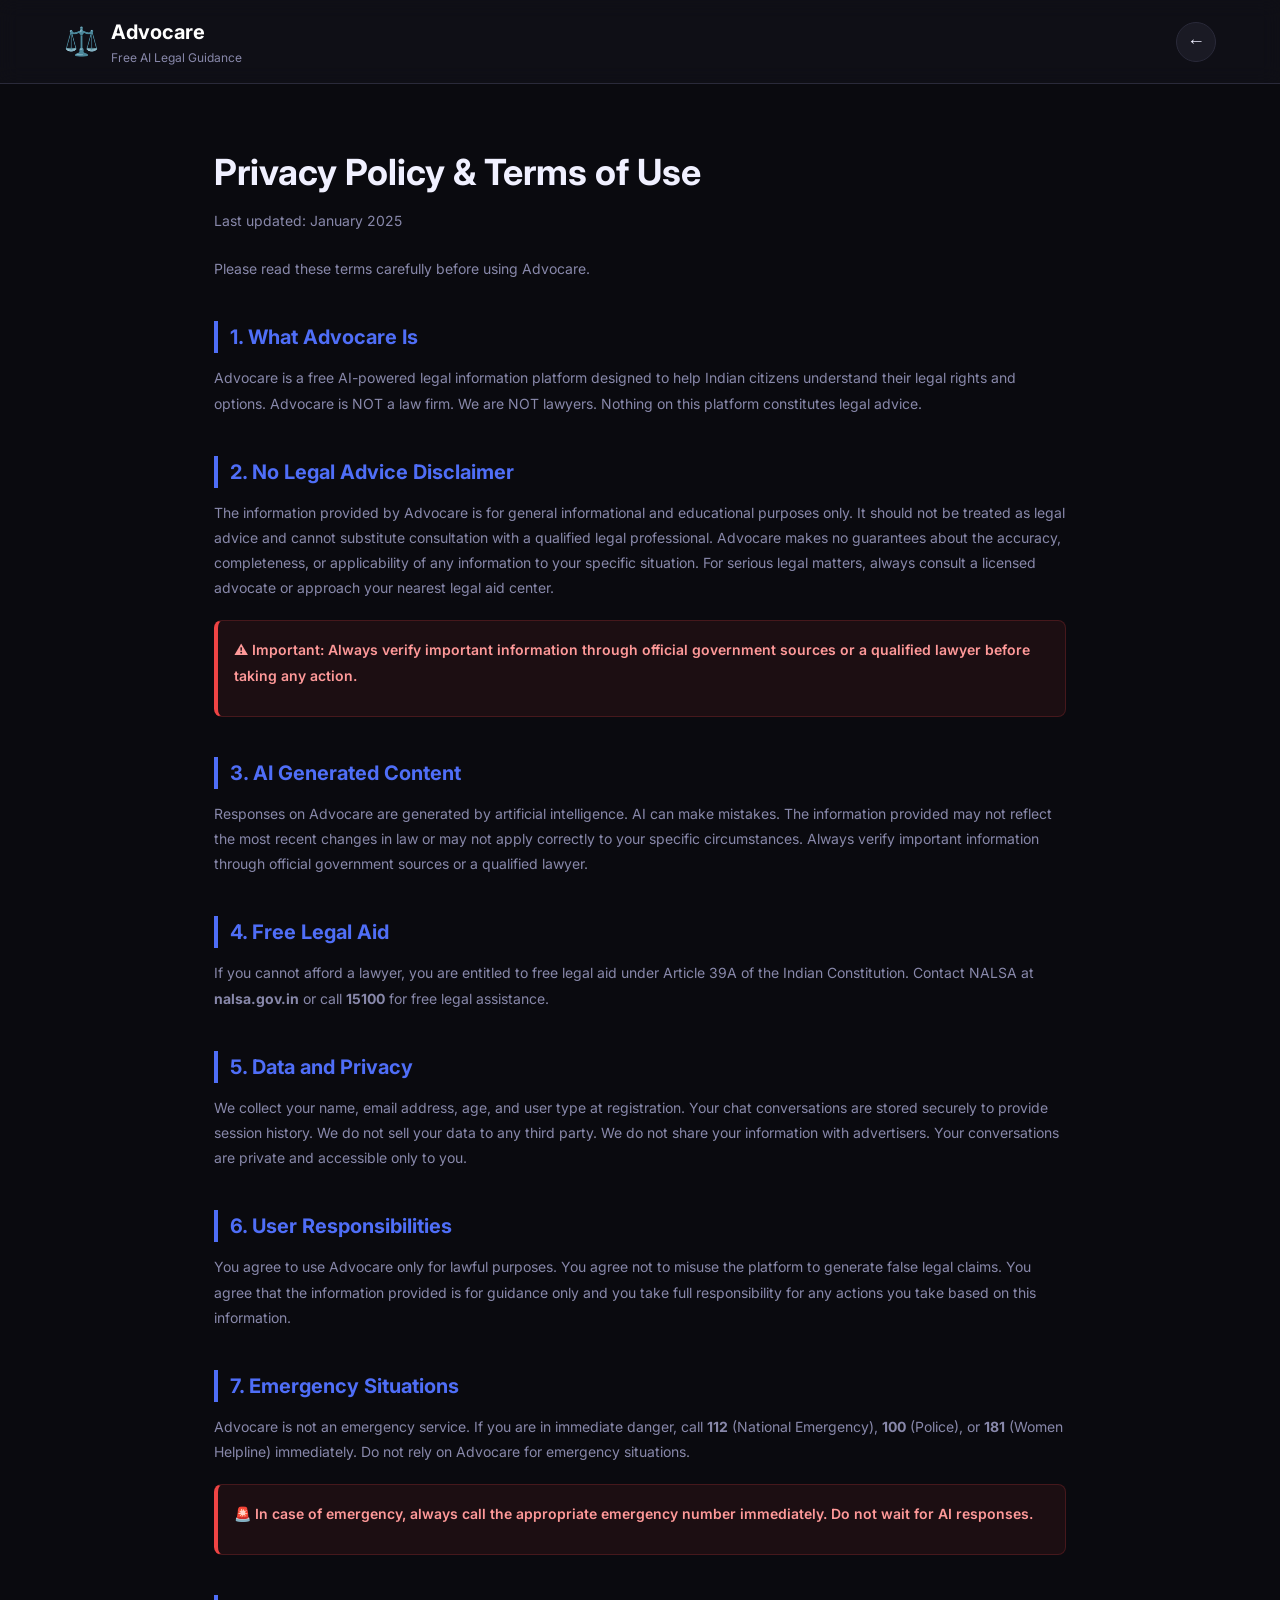
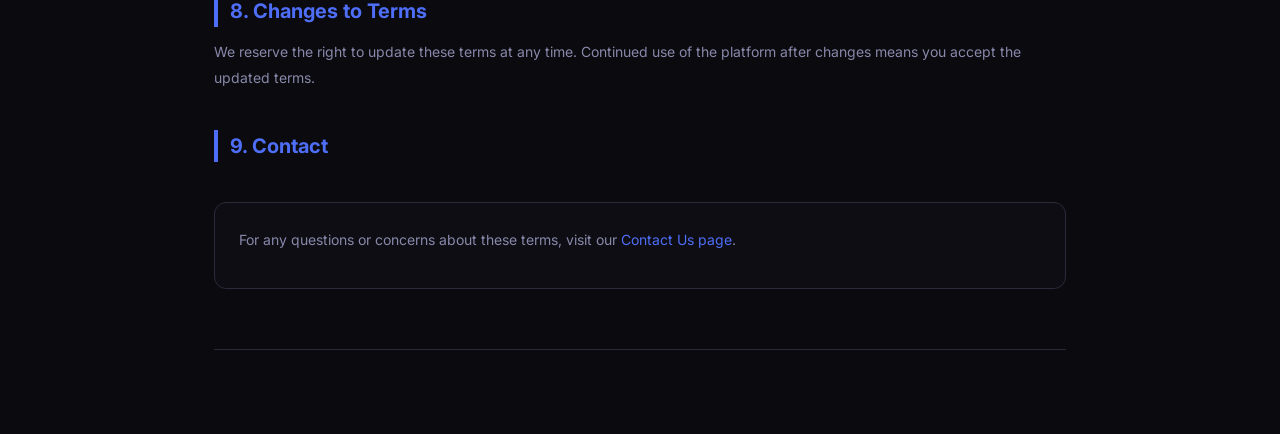
<file: frontend/privacy.html>
<!doctype html>
<html lang="en">
  <head>
    <meta charset="UTF-8" />
    <meta name="viewport" content="width=device-width, initial-scale=1.0" />
    <title>Privacy Policy & Terms of Use – Advocare</title>
    <link
      href="https://fonts.googleapis.com/css2?family=Inter:wght@400;500;600;700&display=swap"
      rel="stylesheet"
    />
    <style>
      * {
        margin: 0;
        padding: 0;
        box-sizing: border-box;
      }

      html, body {
        background: #0a0a0f;
        color: #f0f0ff;
        font-family: "Inter", sans-serif;
        line-height: 1.6;
      }

      body {
        display: flex;
        flex-direction: column;
      }

      /* ── Navbar ── */
      .navbar {
        background: rgba(17, 17, 24, 0.8);
        backdrop-filter: blur(10px);
        border-bottom: 1px solid #2a2a3a;
        position: sticky;
        top: 0;
        z-index: 100;
      }

      .navbar-inner {
        max-width: 1200px;
        margin: 0 auto;
        padding: 16px 24px;
        display: flex;
        align-items: center;
        justify-content: space-between;
      }

      .navbar-logo {
        display: flex;
        align-items: center;
        gap: 12px;
        cursor: pointer;
        text-decoration: none;
        transition: opacity 0.2s ease;
      }

      .navbar-logo:hover {
        opacity: 0.8;
      }

      .navbar-logo-icon {
        font-size: 28px;
      }

      .navbar-logo-text h1 {
        font-size: 20px;
        font-weight: 700;
        color: #ffffff;
      }

      .navbar-logo-text p {
        font-size: 12px;
        color: #8888aa;
      }

      .back-btn {
        width: 40px;
        height: 40px;
        border-radius: 50%;
        background: #1a1a24;
        border: 1px solid #2a2a3a;
        color: #f0f0ff;
        cursor: pointer;
        display: flex;
        align-items: center;
        justify-content: center;
        font-size: 18px;
        transition: all 0.2s ease;
        position: relative;
      }

      .back-btn:hover {
        background: #222229;
        border-color: #4f6ef7;
        box-shadow: 0 0 15px rgba(79, 110, 247, 0.2);
      }

      .back-btn-tooltip {
        position: absolute;
        bottom: -32px;
        right: 0;
        background: #1a1a24;
        border: 1px solid #2a2a3a;
        color: #8888aa;
        font-size: 12px;
        padding: 6px 10px;
        border-radius: 6px;
        white-space: nowrap;
        opacity: 0;
        pointer-events: none;
        transition: opacity 0.2s ease;
        z-index: 10;
      }

      .back-btn:hover .back-btn-tooltip {
        opacity: 1;
      }

      /* ── Content ── */
      .content {
        flex: 1;
        max-width: 900px;
        margin: 0 auto;
        padding: 60px 24px;
        width: 100%;
      }

      .content h1 {
        font-size: 36px;
        font-weight: 700;
        color: #f0f0ff;
        margin-bottom: 8px;
      }

      .subtitle {
        font-size: 14px;
        color: #8888aa;
        margin-bottom: 24px;
      }

      .intro {
        font-size: 14px;
        color: #8888aa;
        margin-bottom: 40px;
        line-height: 1.8;
      }

      .section {
        margin-bottom: 40px;
      }

      .section h2 {
        font-size: 20px;
        font-weight: 700;
        color: #4f6ef7;
        margin-bottom: 12px;
        border-left: 4px solid #4f6ef7;
        padding-left: 12px;
      }

      .section p {
        font-size: 14px;
        color: #8888aa;
        line-height: 1.8;
        margin-bottom: 12px;
      }

      .warning-box {
        background: rgba(239, 68, 68, 0.08);
        border: 1px solid rgba(239, 68, 68, 0.2);
        border-left: 4px solid #ef4444;
        padding: 16px;
        border-radius: 8px;
        margin: 20px 0;
      }

      .warning-box p {
        color: #ff9999;
        font-weight: 600;
      }

      .contact-section {
        background: rgba(17, 17, 24, 0.5);
        border: 1px solid #2a2a3a;
        border-radius: 12px;
        padding: 24px;
        margin: 40px 0;
      }

      /* ── Footer Buttons ── */
      .footer-buttons {
        margin-top: 60px;
        padding-top: 24px;
        border-top: 1px solid #2a2a3a;
        display: flex;
        justify-content: center;
        gap: 16px;
      }

      .back-to-auth-btn {
        background: linear-gradient(135deg, #4f6ef7, #6b84ff);
        color: #ffffff;
        border: none;
        border-radius: 8px;
        padding: 12px 32px;
        font-size: 14px;
        font-weight: 600;
        cursor: pointer;
        transition: all 0.2s ease;
        text-decoration: none;
        display: inline-block;
      }

      .back-to-auth-btn:hover {
        transform: translateY(-2px);
        box-shadow: 0 8px 24px rgba(79, 110, 247, 0.4);
      }

      /* ── Responsive ── */
      @media (max-width: 768px) {
        .content {
          padding: 40px 20px;
        }

        .content h1 {
          font-size: 28px;
        }

        .section h2 {
          font-size: 18px;
        }

        .navbar-inner {
          padding: 12px 16px;
        }
      }
    </style>
  </head>
  <body>
    <!-- Navbar -->
    <nav class="navbar">
      <div class="navbar-inner">
        <div class="navbar-logo" onclick="window.location.href = 'home.html';">
          <span class="navbar-logo-icon">⚖️</span>
          <div class="navbar-logo-text">
            <h1>Advocare</h1>
            <p>Free AI Legal Guidance</p>
          </div>
        </div>
        <button class="back-btn" onclick="goBack();">
          ←
          <span class="back-btn-tooltip">Back</span>
        </button>
      </div>
    </nav>

    <!-- Content -->
    <main class="content">
      <h1>Privacy Policy & Terms of Use</h1>
      <p class="subtitle">Last updated: January 2025</p>
      <p class="intro">Please read these terms carefully before using Advocare.</p>

      <!-- Section 1 -->
      <section class="section">
        <h2>1. What Advocare Is</h2>
        <p>Advocare is a free AI-powered legal information platform designed to help Indian citizens understand their legal rights and options. Advocare is NOT a law firm. We are NOT lawyers. Nothing on this platform constitutes legal advice.</p>
      </section>

      <!-- Section 2 -->
      <section class="section">
        <h2>2. No Legal Advice Disclaimer</h2>
        <p>The information provided by Advocare is for general informational and educational purposes only. It should not be treated as legal advice and cannot substitute consultation with a qualified legal professional. Advocare makes no guarantees about the accuracy, completeness, or applicability of any information to your specific situation. For serious legal matters, always consult a licensed advocate or approach your nearest legal aid center.</p>
        <div class="warning-box">
          <p>⚠️ Important: Always verify important information through official government sources or a qualified lawyer before taking any action.</p>
        </div>
      </section>

      <!-- Section 3 -->
      <section class="section">
        <h2>3. AI Generated Content</h2>
        <p>Responses on Advocare are generated by artificial intelligence. AI can make mistakes. The information provided may not reflect the most recent changes in law or may not apply correctly to your specific circumstances. Always verify important information through official government sources or a qualified lawyer.</p>
      </section>

      <!-- Section 4 -->
      <section class="section">
        <h2>4. Free Legal Aid</h2>
        <p>If you cannot afford a lawyer, you are entitled to free legal aid under Article 39A of the Indian Constitution. Contact NALSA at <strong>nalsa.gov.in</strong> or call <strong>15100</strong> for free legal assistance.</p>
      </section>

      <!-- Section 5 -->
      <section class="section">
        <h2>5. Data and Privacy</h2>
        <p>We collect your name, email address, age, and user type at registration. Your chat conversations are stored securely to provide session history. We do not sell your data to any third party. We do not share your information with advertisers. Your conversations are private and accessible only to you.</p>
      </section>

      <!-- Section 6 -->
      <section class="section">
        <h2>6. User Responsibilities</h2>
        <p>You agree to use Advocare only for lawful purposes. You agree not to misuse the platform to generate false legal claims. You agree that the information provided is for guidance only and you take full responsibility for any actions you take based on this information.</p>
      </section>

      <!-- Section 7 -->
      <section class="section">
        <h2>7. Emergency Situations</h2>
        <p>Advocare is not an emergency service. If you are in immediate danger, call <strong>112</strong> (National Emergency), <strong>100</strong> (Police), or <strong>181</strong> (Women Helpline) immediately. Do not rely on Advocare for emergency situations.</p>
        <div class="warning-box">
          <p>🚨 In case of emergency, always call the appropriate emergency number immediately. Do not wait for AI responses.</p>
        </div>
      </section>

      <!-- Section 8 -->
      <section class="section">
        <h2>8. Changes to Terms</h2>
        <p>We reserve the right to update these terms at any time. Continued use of the platform after changes means you accept the updated terms.</p>
      </section>

      <!-- Section 9 -->
      <section class="section">
        <h2>9. Contact</h2>
        <div class="contact-section">
          <p>For any questions or concerns about these terms, visit our <a href="contact.html" style="color: #4f6ef7; text-decoration: none; transition: color 0.2s ease;" onmouseover="this.style.color='#6b84ff'" onmouseout="this.style.color='#4f6ef7'">Contact Us page</a>.</p>
        </div>
      </section>

      <!-- Footer Buttons -->
      <div class="footer-buttons">
    </main>

    <script>
      function goBack() {
        if (document.referrer) {
          window.location.href = document.referrer;
        } else {
          window.location.href = "home.html";
        }
      }

      // Check if user is logged in and redirect
      window.addEventListener("load", () => {
        const token = localStorage.getItem("advocare_token");
        if (token) {
          try {
            const payloadPart = token.split(".")[1];
            if (payloadPart) {
              const normalized = payloadPart.replace(/-/g, "+").replace(/_/g, "/");
              const padded = normalized + "=".repeat((4 - (normalized.length % 4)) % 4);
              const payload = JSON.parse(atob(padded));
              if (payload.exp && payload.exp > Math.floor(Date.now() / 1000)) {
                // User is logged in, allow to stay on privacy page
              }
            }
          } catch {
            // Token invalid, stay on privacy page
          }
        }
      });
    </script>
  </body>
</html>
</file>
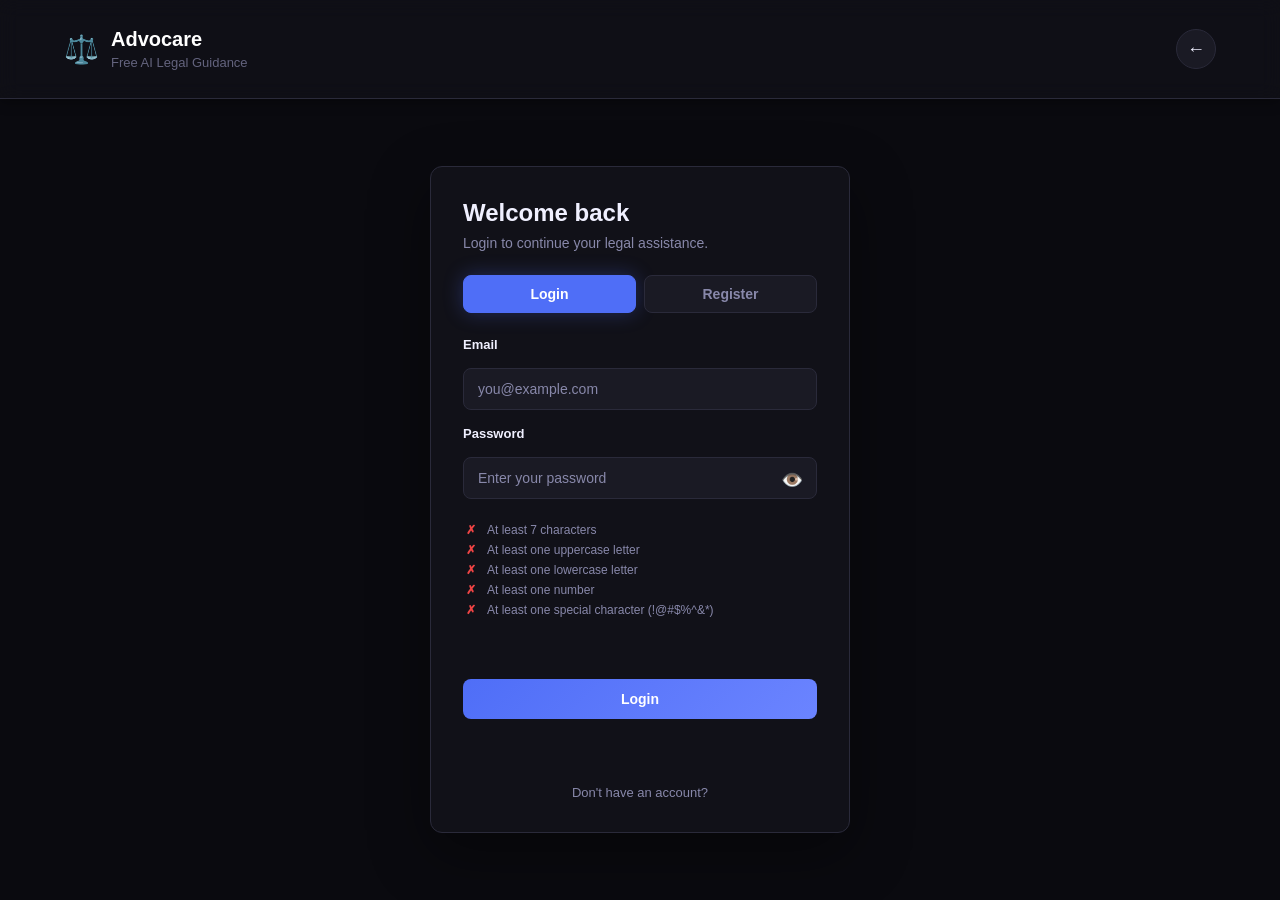
<file: frontend/profile.html>
<!doctype html>
<html lang="en">
  <head>
    <meta charset="UTF-8" />
    <meta name="viewport" content="width=device-width, initial-scale=1.0" />
    <title>Profile - Advocare</title>
    <link rel="stylesheet" href="style.css" />
    <link
      href="https://fonts.googleapis.com/css2?family=Inter:wght@400;500;600;700&display=swap"
      rel="stylesheet"
    />
    <style>
      .profile-page {
        flex: 1;
        overflow: auto;
        padding: 48px 24px;
      }

      .back-btn {
        width: 40px;
        height: 40px;
        border-radius: 50%;
        background: var(--elevated);
        border: 1px solid var(--border);
        color: var(--text);
        cursor: pointer;
        display: flex;
        align-items: center;
        justify-content: center;
        font-size: 18px;
        transition: all 0.2s ease;
        position: relative;
      }

      .back-btn:hover {
        background: var(--surface);
        border-color: #4f6ef7;
        box-shadow: 0 0 15px rgba(79, 110, 247, 0.2);
      }

      .profile-panel {
        width: min(760px, 100%);
        margin: 0 auto;
        background: var(--surface);
        border: 1px solid var(--border);
        border-radius: 12px;
        box-shadow: var(--shadow);
      }

      .profile-hero {
        display: flex;
        align-items: center;
        gap: 18px;
        padding: 28px;
        border-bottom: 1px solid var(--border);
      }

      .profile-avatar-large {
        width: 76px;
        height: 76px;
        border-radius: 50%;
        display: grid;
        place-items: center;
        background: var(--elevated);
        border: 1px solid var(--border);
        color: var(--text);
        font-size: 24px;
        font-weight: 700;
        flex-shrink: 0;
      }

      .profile-title h2 {
        font-size: 24px;
        font-weight: 700;
        color: var(--text);
        margin-bottom: 4px;
      }

      .profile-title p {
        font-size: 14px;
        color: var(--text-secondary);
      }

      .profile-form {
        display: grid;
        grid-template-columns: repeat(2, minmax(0, 1fr));
        gap: 18px;
        padding: 28px;
      }

      .profile-field {
        display: flex;
        flex-direction: column;
        gap: 8px;
      }

      .profile-field.full-width {
        grid-column: 1 / -1;
      }

      .profile-field label {
        font-size: 12px;
        font-weight: 600;
        color: var(--text-secondary);
      }

      .profile-field input,
      .profile-field textarea {
        width: 100%;
        border: 1px solid var(--border);
        border-radius: 8px;
        padding: 11px 12px;
        background: var(--elevated);
        color: var(--text);
        font: inherit;
        font-size: 14px;
        outline: none;
      }

      .profile-field textarea {
        min-height: 96px;
        resize: vertical;
      }

      .profile-field input:focus,
      .profile-field textarea:focus {
        border-color: var(--primary);
        box-shadow: 0 0 0 3px rgba(79, 110, 247, 0.1);
      }

      .profile-actions {
        grid-column: 1 / -1;
        display: flex;
        justify-content: flex-end;
        gap: 10px;
        padding-top: 6px;
      }

      .profile-btn {
        border: 1px solid var(--border);
        border-radius: 8px;
        padding: 10px 16px;
        font: inherit;
        font-size: 14px;
        font-weight: 600;
        cursor: pointer;
      }

      .profile-btn.cancel {
        background: transparent;
        color: var(--text-secondary);
      }

      .profile-btn.save {
        background: var(--primary);
        border-color: var(--primary);
        color: white;
      }

      @media (max-width: 640px) {
        .profile-page {
          padding: 24px 16px;
        }

        .profile-hero,
        .profile-form {
          padding: 20px;
        }

        .profile-form {
          grid-template-columns: 1fr;
        }
      }
    </style>
  </head>
  <body>
    <header class="header">
      <div class="header-inner">
        <div class="logo" onclick="window.location.href = 'index.html';" style="cursor: pointer;">
          <span class="logo-icon">⚖️</span>
          <div>
            <h1>Advocare</h1>
            <p>Free AI Legal Guidance for Every Indian</p>
          </div>
        </div>
        <button class="back-btn" onclick="window.history.back();" title="Go back">←</button>
      </div>
    </header>

    <main class="profile-page">
      <section class="profile-panel">
        <div class="profile-hero">
          <div class="profile-avatar-large" id="profileAvatar">AM</div>
          <div class="profile-title">
            <h2 id="profileUserName">Loading...</h2>
            <p id="profileUserEmail">@user</p>
          </div>
        </div>

        <form class="profile-form">
          <div class="profile-field">
            <label for="profileFirstName">First Name</label>
            <input id="profileFirstName" type="text" placeholder="First Name" />
          </div>

          <div class="profile-field">
            <label for="profileLastName">Last Name</label>
            <input id="profileLastName" type="text" placeholder="Last Name" />
          </div>

          <div class="profile-field">
            <label for="profileUsername">Username</label>
            <input id="profileUsername" type="text" placeholder="Username" disabled />
          </div>

          <div class="profile-field">
            <label for="profileUserType">User Type</label>
            <input id="profileUserType" type="text" placeholder="User Type" disabled />
          </div>

          <div class="profile-field">
            <label for="profileAge">Age</label>
            <input id="profileAge" type="number" placeholder="Age" />
          </div>

          <div class="profile-field full-width">
            <label for="profileEmail">Email</label>
            <input id="profileEmail" type="email" placeholder="Email" disabled />
          </div>

          <div class="profile-actions">
            <button class="profile-btn cancel" type="button" onclick="cancelChanges()">Cancel</button>
            <button class="profile-btn save" type="button" onclick="saveProfile()">Save</button>
          </div>
        </form>
      </section>
    </main>

    <script>
      const API_BASE = "http://localhost:8000";
      const TOKEN_KEY = "advocare_token";

      window.addEventListener("load", async () => {
        const token = localStorage.getItem(TOKEN_KEY);
        if (!token) {
          window.location.href = "auth.html";
          return;
        }

        try {
          const res = await fetch(`${API_BASE}/me`, {
            headers: {
              Authorization: `Bearer ${token}`
            }
          });

          if (!res.ok) {
            if (res.status === 401) {
              window.location.href = "auth.html";
              return;
            }
            throw new Error("Failed to load profile");
          }

          const user = await res.json();

          // Parse name into first/last
          const nameParts = (user.name || "").split(" ");
          const firstName = nameParts[0] || "";
          const lastName = nameParts.slice(1).join(" ") || "";

          // Generate username from email
          const username = user.email.split("@")[0];

          // Update avatar with initials
          const initials = (user.name || "U")
            .split(" ")
            .map(part => part[0])
            .join("")
            .toUpperCase();
          document.getElementById("profileAvatar").textContent = initials;

          // Update header
          document.getElementById("profileUserName").textContent = user.name;
          document.getElementById("profileUserEmail").textContent = user.email;

          // Update form fields
          document.getElementById("profileFirstName").value = firstName;
          document.getElementById("profileLastName").value = lastName;
          document.getElementById("profileUsername").value = username;
          document.getElementById("profileUserType").value = user.user_type || "citizen";
          document.getElementById("profileEmail").value = user.email || "";
          document.getElementById("profileAge").value = user.age || "";
        } catch (error) {
          alert("Error loading profile: " + error.message);
          window.location.href = "index.html";
        }
      });

      function saveProfile() {
        alert("Profile update feature coming soon");
      }

      function cancelChanges() {
        // Reset all form fields to their original loaded values
        window.addEventListener("load", reloadProfile);
        reloadProfile();
      }

      async function reloadProfile() {
        const token = localStorage.getItem("advocare_token");
        if (!token) {
          window.location.href = "auth.html";
          return;
        }

        try {
          const res = await fetch(`${API_BASE}/me`, {
            headers: {
              Authorization: `Bearer ${token}`
            }
          });

          if (!res.ok) {
            if (res.status === 401) {
              window.location.href = "auth.html";
              return;
            }
            throw new Error("Failed to load profile");
          }

          const user = await res.json();

          // Parse name into first/last
          const nameParts = (user.name || "").split(" ");
          const firstName = nameParts[0] || "";
          const lastName = nameParts.slice(1).join(" ") || "";

          // Generate username from email
          const username = user.email.split("@")[0];

          // Update form fields
          document.getElementById("profileFirstName").value = firstName;
          document.getElementById("profileLastName").value = lastName;
          document.getElementById("profileUsername").value = username;
          document.getElementById("profileUserType").value = user.user_type || "citizen";
          document.getElementById("profileEmail").value = user.email || "";
          document.getElementById("profileAge").value = user.age || "";
        } catch (error) {
          alert("Error resetting profile: " + error.message);
        }
      }
    </script>
  </body>
</html>
</file>
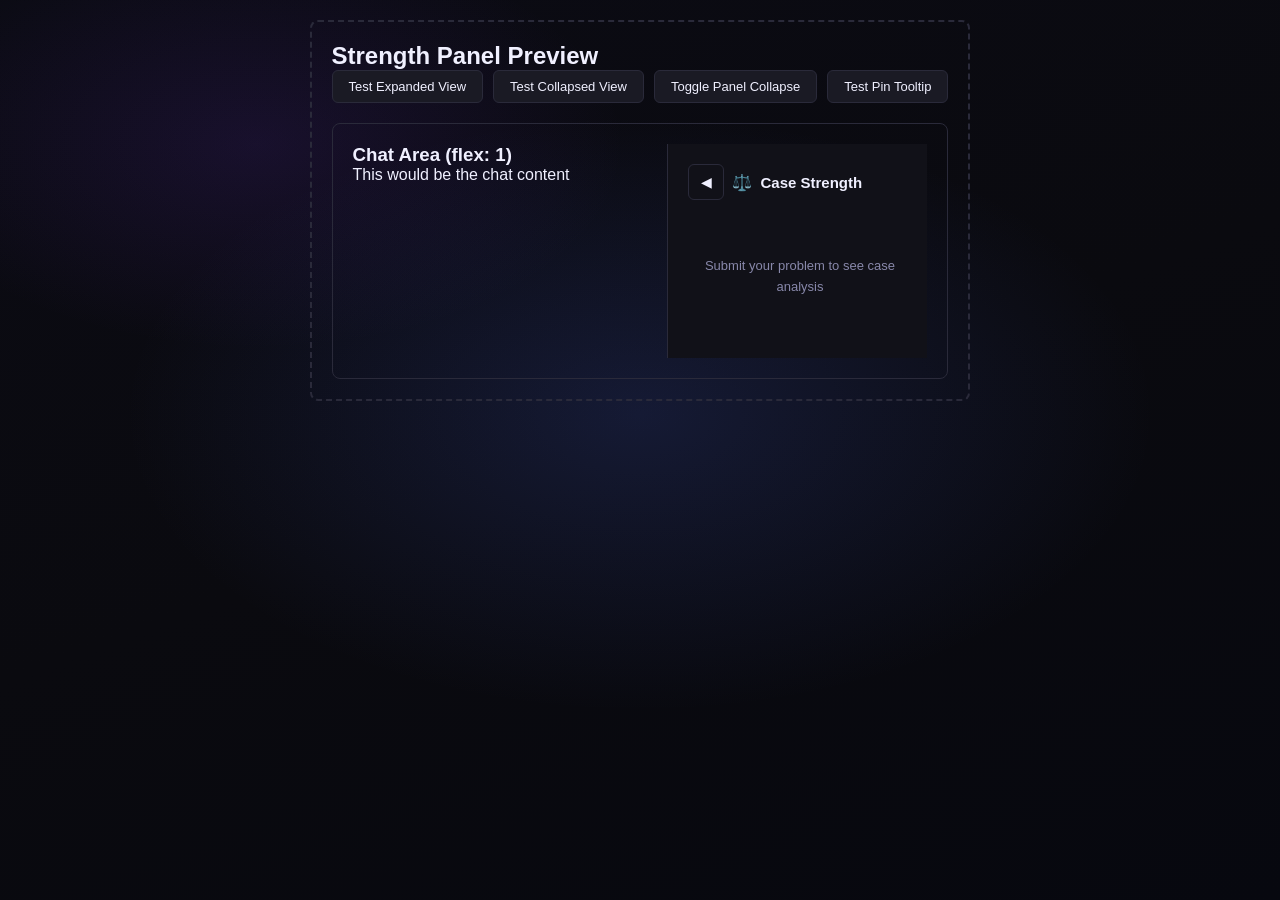
<file: frontend/test-strength-panel.html>
<!DOCTYPE html>
<html lang="en">
<head>
  <meta charset="UTF-8">
  <meta name="viewport" content="width=device-width, initial-scale=1.0">
  <title>Strength Panel Test</title>
  <link rel="stylesheet" href="style.css">
  <style>
    body {
      padding: 20px;
    }
    .test-container {
      max-width: 1200px;
      margin: 0 auto;
      display: flex;
      gap: 20px;
    }
    .test-panel {
      flex: 1;
      border: 2px dashed var(--border);
      padding: 20px;
      border-radius: 8px;
    }
    .test-buttons {
      display: flex;
      gap: 10px;
      margin-bottom: 20px;
      flex-wrap: wrap;
    }
    button {
      padding: 8px 16px;
      border-radius: 6px;
      border: 1px solid var(--border);
      background: var(--elevated);
      color: var(--text);
      cursor: pointer;
      font-size: 13px;
    }
    button:hover {
      border-color: var(--primary);
    }
  </style>
</head>
<body>
  <div class="test-container">
    <div class="test-panel">
      <h2>Strength Panel Preview</h2>
      <div class="test-buttons">
        <button onclick="testExpandedView()">Test Expanded View</button>
        <button onclick="testCollapsedView()">Test Collapsed View</button>
        <button onclick="togglePanelCollapse()">Toggle Panel Collapse</button>
        <button onclick="testPinTooltip()">Test Pin Tooltip</button>
      </div>
      
      <!-- Copy of strength panel from index.html -->
      <div style="display: flex; gap: 20px; border: 1px solid var(--border); padding: 20px; border-radius: 8px;">
        <div style="flex: 1;">
          <h3>Chat Area (flex: 1)</h3>
          <p>This would be the chat content</p>
        </div>
        
        <aside class="strength-panel" id="strengthPanel" style="width: 260px;">
          <div class="strength-resize-handle"></div>
          
          <!-- Expanded View -->
          <div class="strength-content" id="strengthContent">
            <div class="strength-header">
              <button class="strength-toggle-btn" id="strengthToggleBtn" title="Collapse">◀</button>
              <span>⚖️</span>
              <h3>Case Strength</h3>
            </div>

            <div class="strength-empty" id="strengthEmpty">
              <p>Submit your problem to see case analysis</p>
            </div>

            <div class="strength-results hidden" id="strengthResults">
              <div class="score-display" id="scoreDisplay"></div>
              
              <div class="strength-bar-wrap">
                <div class="strength-bar" id="strengthBar">
                  <div class="bar-red" id="barRed"></div>
                  <div class="bar-green" id="barGreen"></div>
                </div>
                <div class="bar-labels">
                  <span style="color: #ef4444">Weak</span>
                  <span style="color: #22c55e">Strong</span>
                </div>
              </div>

              <div class="panel-buttons">
                <button class="panel-btn btn-green" onclick="togglePoints('positive')">
                  ✦ Strong Claims
                </button>
                <button class="panel-btn btn-red" onclick="togglePoints('negative')">
                  ⚠ Weak Points
                </button>
              </div>

              <div class="points-box" id="positivePoints"></div>
              <div class="points-box" id="negativePoints"></div>
            </div>
          </div>

          <!-- Collapsed View -->
          <div class="strength-collapsed hidden" id="strengthCollapsed">
            <button class="strength-toggle-btn2" id="strengthToggleBtn2" title="Expand">▶</button>
            <button class="strength-mini-btn" id="miniStrongBtn" data-type="positive">✦</button>
            <button class="strength-mini-btn" id="miniWeakBtn" data-type="negative">⚠</button>
            <div class="strength-mini-score" id="miniScore">--</div>
            <div class="strength-mini-bar" id="miniBar">
              <div class="mini-red" id="miniRed"></div>
              <div class="mini-green" id="miniGreen"></div>
            </div>
          </div>

          <!-- Tooltip -->
          <div class="strength-tooltip hidden" id="strengthTooltip">
            <h4 id="tooltipTitle"></h4>
            <ul id="tooltipList"></ul>
          </div>
        </aside>
      </div>
    </div>
  </div>

  <script>
    // Copy test functions from main app
    let panelCollapsed = false;
    let panelWidth = 260;
    let pinnedType = null;
    let currentScore = null;
    let currentPositives = [];
    let currentNegatives = [];

    function escapeHtml(text) {
      const div = document.createElement('div');
      div.textContent = text;
      return div.innerHTML;
    }

    function updateStrengthPanel(score, positives, negatives) {
      currentScore = score;
      currentPositives = positives;
      currentNegatives = negatives;

      document.getElementById("strengthEmpty").classList.add("hidden");
      document.getElementById("strengthResults").classList.remove("hidden");

      const color = score >= 65 ? "#059669" : score >= 40 ? "#f59e0b" : "#ef4444";
      document.getElementById("scoreDisplay").innerHTML =
        `<span style="color:${color}">${score}%</span><br>
         <span style="font-size:13px;font-weight:500;color:#64748b">Case Strength</span>`;

      const barRed = document.getElementById("barRed");
      const barGreen = document.getElementById("barGreen");
      if (barRed) barRed.style.width = `${100 - score}%`;
      if (barGreen) barGreen.style.width = `${score}%`;

      const miniRed = document.getElementById("miniRed");
      const miniGreen = document.getElementById("miniGreen");
      if (miniRed) miniRed.style.height = `${100 - score}%`;
      if (miniGreen) miniGreen.style.height = `${score}%`;
      
      const miniScore = document.getElementById("miniScore");
      if (miniScore) miniScore.textContent = score + "%";

      const posBox = document.getElementById("positivePoints");
      const negBox = document.getElementById("negativePoints");

      posBox.className = "points-box green-box";
      posBox.innerHTML = "<ul>" + positives.map((p) => `<li>✦ ${escapeHtml(p)}</li>`).join("") + "</ul>";

      negBox.className = "points-box red-box";
      negBox.innerHTML = "<ul>" + negatives.map((n) => `<li>⚠ ${escapeHtml(n)}</li>`).join("") + "</ul>";
    }

    function togglePoints(type) {
      const posBox = document.getElementById("positivePoints");
      const negBox = document.getElementById("negativePoints");

      if (type === "positive") {
        posBox.classList.toggle("hidden");
      } else {
        negBox.classList.toggle("hidden");
      }
    }

    function testExpandedView() {
      const score = 72;
      const positives = ["Strong evidence of contract breach", "Clear documentation of damages"];
      const negatives = ["Long time since incident", "Witness availability unclear"];
      updateStrengthPanel(score, positives, negatives);
      panelCollapsed = false;
      updatePanelState();
      alert("Expanded view loaded with 72% case strength");
    }

    function testCollapsedView() {
      panelCollapsed = true;
      updatePanelState();
      alert("Panel collapsed to icon strip");
    }

    function collapsePanelToggle() {
      panelCollapsed = !panelCollapsed;
      updatePanelState();
    }

    function togglePanelCollapse() {
      collapsePanelToggle();
    }

    function updatePanelState() {
      const panel = document.getElementById("strengthPanel");
      const content = document.getElementById("strengthContent");
      const collapsed = document.getElementById("strengthCollapsed");
      const handle = document.querySelector(".strength-resize-handle");
      const toggleBtn1 = document.getElementById("strengthToggleBtn");
      const toggleBtn2 = document.getElementById("strengthToggleBtn2");

      if (panelCollapsed) {
        if (content) content.style.display = "none";
        if (collapsed) collapsed.style.display = "flex";
        if (handle) handle.style.display = "none";
        if (panel) panel.style.width = "60px";
        if (toggleBtn2) toggleBtn2.textContent = "▶";
        console.log("Panel collapsed to 60px");
      } else {
        if (content) content.style.display = "flex";
        if (collapsed) collapsed.style.display = "none";
        if (handle) handle.style.display = "block";
        if (panel) panel.style.width = panelWidth + "px";
        if (toggleBtn1) toggleBtn1.textContent = "◀";
        console.log("Panel expanded to", panelWidth, "px");
      }
    }

    function testPinTooltip() {
      pinnedType = pinnedType === "positive" ? null : "positive";
      updateIconState();
      alert("Tooltip pin toggled. pinnedType = " + pinnedType);
    }

    function updateIconState() {
      const strongBtn = document.getElementById("miniStrongBtn");
      const weakBtn = document.getElementById("miniWeakBtn");

      if (strongBtn) strongBtn.classList.toggle("pinned", pinnedType === "positive");
      if (weakBtn) weakBtn.classList.toggle("pinned", pinnedType === "negative");
    }

    // Initialize on load
    window.addEventListener("load", () => {
      updatePanelState();
      console.log("Test page loaded");
    });
  </script>
</body>
</html>
</file>
<file: frontend/style.css>
*,
*::before,
*::after {
  box-sizing: border-box;
  margin: 0;
  padding: 0;
}

:root {
  --primary: #4f6ef7;
  --primary-dark: #6b84ff;
  --bg: #0a0a0f;
  --bg-gradient-start: #0b0b14;
  --bg-gradient-end: #07080f;
  --bg-glow-blue: rgba(79, 110, 247, 0.16);
  --bg-glow-blue-fade: rgba(79, 110, 247, 0);
  --bg-glow-purple: rgba(124, 58, 237, 0.12);
  --bg-glow-purple-fade: rgba(124, 58, 237, 0);
  --surface: #111118;
  --elevated: #1a1a24;
  --border: #2a2a3a;
  --text: #f0f0ff;
  --text-secondary: #8888aa;
  --muted: #8888aa;
  --panel-gap: 12px;
  --success: #22c55e;
  --error: #ef4444;
  --radius: 12px;
  --shadow: 0 4px 24px rgba(0, 0, 0, 0.32);
}

/* ── Custom Scrollbars ── */
/* Webkit browsers (Chrome, Safari, Edge) */
::-webkit-scrollbar {
  width: 6px;
  height: 6px;
}

::-webkit-scrollbar-track {
  background: #111118;
}

::-webkit-scrollbar-thumb {
  background: #2a2a3a;
  border-radius: 99px;
}

::-webkit-scrollbar-thumb:hover {
  background: #4f6ef7;
}

/* Firefox */
* {
  scrollbar-width: thin;
  scrollbar-color: #2a2a3a #111118;
}

html {
  height: 100vh;
  overflow: hidden;
}

body {
  font-family: "Inter", sans-serif;
  background:
    radial-gradient(56% 46% at 50% 46%, var(--bg-glow-blue) 0%, var(--bg-glow-blue-fade) 72%),
    radial-gradient(38% 30% at 20% 16%, var(--bg-glow-purple) 0%, var(--bg-glow-purple-fade) 76%),
    linear-gradient(160deg, var(--bg-gradient-start) 0%, var(--bg) 50%, var(--bg-gradient-end) 100%);
  color: var(--text);
  height: 100vh;
  overflow: hidden;
  display: flex;
  flex-direction: column;
}

/* ── Hamburger Menu ── */
.hamburger-menu {
  display: none;
  position: fixed;
  top: 10px;
  left: 12px;
  z-index: 1000;
  background: none;
  border: none;
  font-size: 24px;
  cursor: pointer;
  color: var(--text);
}

@media (max-width: 640px) {
  .hamburger-menu {
    display: block;
  }
}

/* ── Header ── */
.header {
  background: var(--surface);
  color: var(--text);
  padding: 14px 24px;
  box-shadow: 0 2px 12px rgba(0, 0, 0, 0.4);
  flex-shrink: 0;
  border-bottom: 1px solid var(--border);
}

.header-inner {
  max-width: 1200px;
  margin: 0 auto;
  display: flex;
  align-items: center;
  justify-content: space-between;
}

.logo {
  display: flex;
  align-items: center;
  gap: 12px;
}

.logo-icon {
  font-size: 28px;
}

.logo h1 {
  font-size: 20px;
  font-weight: 700;
  color: var(--text);
}

.logo p {
  font-size: 13px;
  opacity: 0.7;
  color: var(--text-secondary);
}

.profile-container {
  position: relative;
  display: flex;
  align-items: center;
  gap: 10px;
  cursor: pointer;
}

.avatar {
  width: 36px;
  height: 36px;
  border-radius: 50%;
  display: grid;
  place-items: center;
  background: var(--elevated);
  border: 1px solid var(--border);
  color: var(--text);
  font-size: 13px;
  font-weight: 700;
}

.username {
  color: var(--text);
  font-size: 14px;
  font-weight: 600;
}

.profile-dropdown {
  position: absolute;
  top: calc(100% + var(--panel-gap));
  right: 0;
  z-index: 1000;
  width: 220px;
  padding: 8px;
  background: var(--surface);
  border: 1px solid var(--border);
  border-radius: 8px;
  box-shadow: 0 16px 40px rgba(0, 0, 0, 0.45);
  cursor: default;
}

.profile-email {
  padding: 10px 12px;
  color: var(--text-secondary);
  font-size: 12px;
  border-bottom: 1px solid var(--border);
  margin-bottom: 6px;
}

.profile-menu-item {
  width: 100%;
  display: flex;
  align-items: center;
  justify-content: space-between;
  gap: 10px;
  padding: 9px 12px;
  background: transparent;
  border: 0;
  border-radius: 6px;
  color: var(--text);
  font: inherit;
  font-size: 13px;
  text-align: left;
  cursor: pointer;
}

.profile-menu-item:hover {
  background: var(--elevated);
}

.profile-menu-submenu {
  position: relative;
}

.submenu-arrow {
  color: var(--text-secondary);
  font-size: 16px;
}

.language-submenu {
  display: none;
  position: absolute;
  top: 0;
  right: calc(100% + var(--panel-gap));
  width: 130px;
  padding: 6px;
  background: var(--surface);
  border: 1px solid var(--border);
  border-radius: 8px;
  box-shadow: 0 16px 40px rgba(0, 0, 0, 0.45);
}

.profile-menu-submenu.open .language-submenu {
  display: block;
}

.language-submenu button {
  width: 100%;
  padding: 8px 10px;
  background: transparent;
  border: 0;
  border-radius: 6px;
  color: var(--text);
  font: inherit;
  font-size: 13px;
  text-align: left;
  cursor: pointer;
}

.language-submenu button:hover {
  background: var(--elevated);
}

.logout-item {
  color: var(--error);
}

.language-toggle {
  display: none !important;
}

.lang-btn {
  display: none !important;
}

.reply-toggle {
  display: none !important;
}

.toggle-btn {
  display: none !important;
}

/* ── Layout ── */
.app-layout {
  display: flex;
  flex: 1;
  overflow: hidden;
  min-height: 0;
}

/* ── Sidebar ── */
.sidebar {
  width: 260px;
  background: var(--surface);
  color: var(--text);
  padding: 18px 14px;
  display: flex;
  flex-direction: column;
  gap: 12px;
  overflow: visible;
  flex-shrink: 0;
  transition: width 0.3s cubic-bezier(0.4, 0, 0.2, 1), padding 0.3s cubic-bezier(0.4, 0, 0.2, 1);
  border: 1px solid var(--border);
  border-right: 1px solid var(--border);
  border-radius: 16px;
  box-shadow: 0 8px 24px rgba(0, 0, 0, 0.2);
  position: relative;
  z-index: 500;
}


.app-layout.sidebar-collapsed .sidebar {
  width: 70px;
  padding: 12px 8px;
  border-radius: 14px;
  cursor: pointer;
}

.app-layout.sidebar-collapsed .sidebar:hover {
  background: rgba(255, 255, 255, 0.02);
}


.sidebar-top {
  display: flex;
  flex-direction: column;
  gap: 10px;
}

.sidebar-nav {
  display: flex;
  flex-direction: column;
  gap: 10px;
}

.sidebar-content {
  flex: 1;
  min-height: 0;
  display: flex;
  flex-direction: column;
  gap: 8px;
}

.sidebar-bottom {
  margin-top: auto;
}

.sidebar-brand {
  display: flex;
  align-items: center;
  gap: 10px;
  padding: 6px 8px;
  border-radius: 10px;
  cursor: pointer;
  user-select: none;
}

.sidebar-brand:hover {
  background: rgba(255, 255, 255, 0.03);
}

.sidebar-brand-icon {
  font-size: 20px;
  line-height: 1;
}

.sidebar-brand-text {
  font-size: 20px;
  font-weight: 600;
  color: var(--text);
  line-height: 1.1;
  transition: opacity 0.2s ease;
}

.app-layout.sidebar-collapsed .sidebar-brand {
  justify-content: center;
  padding: 6px;
}

.app-layout.sidebar-collapsed .sidebar-brand-text {
  opacity: 0;
  pointer-events: none;
  display: none;
}

.sidebar-header {
  display: flex;
  flex-direction: row;
  gap: 8px;
  justify-content: flex-end;
  align-items: center;
  margin-bottom: 2px;
  transition: all 0.3s ease;
}

.app-layout.sidebar-collapsed .sidebar-header {
  display: flex;
  flex-direction: column;
  justify-content: center;
  align-items: center;
}

.sidebar-toggle {
  background: transparent;
  border: 1px solid var(--border);
  width: 36px;
  height: 36px;
  color: var(--text);
  font-size: 16px;
  cursor: pointer;
  padding: 0;
  border-radius: 10px;
  transition: all 0.2s ease;
}

.sidebar-toggle:hover {
  background: var(--elevated);
  border-color: var(--primary);
}

.app-layout.sidebar-collapsed .sidebar-toggle {
  transform: scaleX(-1);
}

.sidebar-nav-item {
  width: 100%;
  background: transparent;
  color: var(--text);
  border: 1px solid transparent;
  border-radius: 12px;
  padding: 10px 12px;
  display: flex;
  align-items: center;
  gap: 10px;
  cursor: pointer;
  transition: all 0.2s ease;
  font-family: "Inter", sans-serif;
}

.sidebar-nav-item:hover {
  background: var(--elevated);
  border-color: var(--border);
}

.sidebar-nav-item.active {
  background: rgba(79, 110, 247, 0.18);
  border-color: rgba(79, 110, 247, 0.45);
  color: var(--primary-dark);
}

.nav-icon {
  width: 22px;
  height: 22px;
  display: inline-flex;
  align-items: center;
  justify-content: center;
  flex-shrink: 0;
}

.nav-label {
  font-size: 13px;
  font-weight: 500;
  line-height: 1.2;
  transition: opacity 0.2s ease;
}

.app-layout.sidebar-collapsed .nav-label {
  opacity: 0;
  pointer-events: none;
  display: none;
}

.new-chat-btn {
  background: linear-gradient(135deg, rgba(79, 110, 247, 0.22), rgba(107, 132, 255, 0.12));
  border-color: rgba(79, 110, 247, 0.38);
}

.new-chat-btn:hover {
  background: linear-gradient(135deg, rgba(79, 110, 247, 0.32), rgba(107, 132, 255, 0.16));
}

.sidebar-search-wrap {
  padding: 2px 0 8px;
}

.sidebar-search-input {
  width: 100%;
  height: 34px;
  border-radius: 10px;
  border: 1px solid var(--border);
  background: var(--elevated);
  color: var(--text);
  font-size: 13px;
  padding: 0 10px;
  outline: none;
}

.sidebar-search-input::placeholder {
  color: var(--text-secondary);
}

.sidebar-search-input:focus {
  border-color: var(--primary);
}

.sidebar-label {
  font-size: 11px;
  text-transform: uppercase;
  letter-spacing: 0.08em;
  color: var(--text-secondary);
  padding: 2px 6px;
  margin-top: 2px;
  transition: opacity 0.2s ease;
}

.app-layout.sidebar-collapsed .sidebar-label {
  opacity: 0;
  pointer-events: none;
  display: none;
}

.session-list {
  display: flex;
  flex-direction: column;
  gap: 8px;
  overflow-y: auto;
  min-height: 0;
  padding-right: 2px;
  transition: opacity 0.2s ease;
}

.app-layout.sidebar-collapsed .session-list {
  opacity: 0;
  pointer-events: none;
  display: none;
}


.app-layout.sidebar-collapsed .sidebar-content {
  flex: 0;
}

.app-layout.sidebar-collapsed .sidebar-nav-item {
  justify-content: center;
  padding: 10px;
}

.app-layout.sidebar-collapsed .nav-label {
  display: none;
}

.app-layout.sidebar-collapsed .sidebar-search-wrap {
  display: none;
}

@media (max-width: 640px) {
  .sidebar {
    position: fixed;
    top: 0;
    left: 0;
    height: 100vh;
    width: 260px;
    z-index: 999;
    transform: translateX(-100%);
    padding-top: 14px;
  }

  .sidebar.active {
    transform: translateX(0);
  }
  
  .app-layout.sidebar-collapsed .sidebar {
    width: 260px;
    padding: 16px;
    transform: translateX(-100%);
  }
}

.sidebar-profile {
  border-radius: 12px;
  padding: 8px;
  margin-top: 6px;
  transition: background 0.2s ease;
}

.sidebar-profile:hover {
  background: rgba(255, 255, 255, 0.04);
}

.sidebar-profile .avatar {
  width: 36px;
  height: 36px;
  font-size: 12px;
  flex-shrink: 0;
}

.sidebar-profile-meta {
  display: flex;
  flex-direction: column;
  min-width: 0;
  gap: 2px;
}

.sidebar-profile .username {
  font-size: 14px;
  font-weight: 700;
  white-space: nowrap;
  overflow: hidden;
  text-overflow: ellipsis;
}

.sidebar-profile-email {
  font-size: 12px;
  color: var(--text-secondary);
  white-space: nowrap;
  overflow: hidden;
  text-overflow: ellipsis;
}

.sidebar-profile .profile-dropdown {
  top: auto;
  bottom: calc(100% + var(--panel-gap));
  left: 6px;
  right: auto;
}

.sidebar-profile .language-submenu {
  left: calc(100% + var(--panel-gap));
  right: auto;
}

.app-layout.sidebar-collapsed .sidebar-profile {
  justify-content: center;
  padding: 6px;
}

.app-layout.sidebar-collapsed .sidebar-profile-meta {
  display: none;
}

.app-layout.sidebar-collapsed .sidebar-profile .profile-dropdown {
  left: calc(100% + var(--panel-gap));
  bottom: 6px;
}

.session-item {
  display: flex;
  align-items: center;
  justify-content: space-between;
  padding: 10px 12px;
  border-radius: 10px;
  cursor: pointer;
  transition: all 0.2s ease;
  gap: 8px;
  border: 1px solid transparent;
  background: transparent;
}

.session-item:hover {
  background: var(--elevated);
  border-color: var(--border);
}
.session-item.active {
  background: var(--primary);
  border-color: transparent;
}

.pin-btn {
  background: none;
  border: none;
  color: #64748b;
  cursor: pointer;
  padding: 4px;
  border-radius: 4px;
  opacity: 0;
  transition: all 0.2s ease;
  display: flex;
  align-items: center;
  justify-content: center;
}

.session-item:hover .pin-btn,
.pin-btn.pinned {
  opacity: 1;
}

.pin-btn:hover {
  background: rgba(255, 255, 255, 0.1);
  color: #ffffff;
}

.pin-btn.pinned {
  color: #f59e0b;
}


.session-info {
  display: flex;
  flex-direction: column;
  gap: 2px;
  overflow: hidden;
  flex: 1;
}

.session-title {
  font-size: 13px;
  white-space: nowrap;
  overflow: hidden;
  text-overflow: ellipsis;
  color: var(--text);
  max-width: 100%;
  font-weight: 500;
}

.session-info .inline-rename-input {
  width: 100%;
  background: var(--surface);
  border: 1px solid var(--primary);
  border-radius: 6px;
  color: var(--text);
  font-size: 13px;
  padding: 4px 8px;
  outline: none;
  font-family: inherit;
  margin-bottom: 2px;
  box-sizing: border-box;
}

.session-item.active .session-info .inline-rename-input {
  background: rgba(0, 0, 0, 0.2);
  border-color: rgba(255, 255, 255, 0.5);
  color: #fff;
}

.session-date {
  font-size: 11px;
  color: var(--text-secondary);
}

.session-item.active .session-date {
  color: rgba(240, 240, 255, 0.6);
}

.delete-btn {
  background: none;
  border: none;
  color: var(--text-secondary);
  cursor: pointer;
  font-size: 12px;
  padding: 2px 6px;
  border-radius: 4px;
  flex-shrink: 0;
  opacity: 0;
  transition: all 0.2s;
  font-family: "Inter", sans-serif;
}

.session-item:hover .delete-btn {
  opacity: 1;
}
.delete-btn:hover {
  background: var(--error);
  color: white;
}

.no-sessions {
  font-size: 13px;
  color: var(--text-secondary);
  padding: 8px 4px;
}

/* ── Main ── */
.main {
  flex: 1;
  display: flex;
  flex-direction: column;
  gap: 0;
  padding: 0;
  overflow: hidden;
  background: transparent;
  min-height: 0;
}

/* ── Chat Container ── */
.chat-container {
  background: transparent;
  border-radius: 0;
  border: none;
  box-shadow: none;
  overflow: hidden;
  display: flex;
  flex-direction: column;
  flex: 1;
  min-height: 0;
}

.chat-header {
  background: var(--surface);
  border-bottom: 1px solid var(--border);
  padding: 12px 20px;
  display: flex;
  align-items: center;
  justify-content: space-between;
  flex-shrink: 0;
}

.chat-header h2 {
  font-size: 15px;
  font-weight: 600;
  color: var(--text);
  margin: 0;
  white-space: nowrap;
  overflow: hidden;
  text-overflow: ellipsis;
  max-width: 70%;
}

.chat-header-actions {
  display: flex;
  gap: 8px;
}

.chat-header-btn {
  background: rgba(255, 255, 255, 0.02);
  border: 1px solid var(--border);
  color: var(--text-secondary);
  width: 36px;
  height: 36px;
  display: flex;
  align-items: center;
  justify-content: center;
  border-radius: 12px;
  cursor: pointer;
  transition: transform 0.2s ease, box-shadow 0.2s ease, border-color 0.2s ease, background 0.2s ease, color 0.2s ease;
  -webkit-tap-highlight-color: transparent;
  touch-action: manipulation;
}

.chat-header-btn:hover {
  background: var(--elevated);
  border-color: var(--primary);
  color: var(--primary);
  transform: translateY(-1px);
  box-shadow: 0 8px 20px rgba(79, 110, 247, 0.12);
}

.chat-header-btn i {
  width: 17px;
  height: 17px;
}

.chat-hero-header {
  display: none;
}

.chat-container.hero-layout {
  justify-content: center;
  align-items: center;
  padding: 0 24px;
}

.chat-container.hero-layout .chat-window:empty {
  display: none;
}

.chat-container.hero-layout .chat-hero-header {
  display: flex;
  flex-direction: column;
  align-items: center;
  text-align: center;
  gap: 12px;
  margin-bottom: 28px;
  width: min(760px, 100%);
}

.chat-container.hero-layout .input-area {
  width: min(760px, 100%);
}

.chat-hero-greeting {
  font-size: 22px;
  line-height: 1.3;
  font-weight: 500;
  color: var(--text-secondary);
}

.chat-hero-subtitle {
  font-size: 30px;
  line-height: 1.2;
  font-weight: 700;
  color: var(--text);
}

.chat-window {
  flex: 1;
  overflow-y: auto;
  padding: 20px;
  display: flex;
  flex-direction: column;
  gap: 16px;
  background: transparent;
}

/* ── Messages ── */
.message {
  display: flex;
  gap: 0;
  animation: fadeIn 0.3s ease;
}

@keyframes fadeIn {
  from {
    opacity: 0;
    transform: translateY(8px);
  }
  to {
    opacity: 1;
    transform: translateY(0);
  }
}

.bot-avatar {
  width: 36px;
  height: 36px;
  background: var(--primary);
  border-radius: 50%;
  display: flex;
  align-items: center;
  justify-content: center;
  font-size: 17px;
  flex-shrink: 0;
  box-shadow: 0 2px 8px rgba(79, 110, 247, 0.2);
}

.message-content {
  background: var(--elevated);
  padding: 12px 14px;
  border-radius: 4px 12px 12px 12px;
  max-width: min(760px, calc(100% - 8px));
  line-height: 1.6;
  font-size: 14px;
  color: var(--text);
  border: 1px solid var(--border);
}

.bot-message .message-content {
  position: relative;
  padding-right: 44px;
  padding-bottom: 36px;
  overflow: visible;
}

.message .bot-avatar {
  display: none;
}

.user-message {
  flex-direction: row-reverse;
}

.user-message .message-content {
  background: var(--primary);
  color: white;
  border-radius: 12px 4px 12px 12px;
  border: none;
}

.welcome .message-content {
  background: rgba(79, 110, 247, 0.1);
  border: 1px solid var(--border);
}

.disclaimer {
  font-size: 12px;
  color: var(--text-secondary);
  margin-top: 8px;
}

.response-block {
  white-space: normal;
  line-height: 1.6;
}

.response-block > * {
  margin-top: 0;
  margin-bottom: 10px;
}

.response-block > *:last-child {
  margin-bottom: 0;
}

.response-block p,
.response-block ul,
.response-block ol {
  margin-bottom: 10px;
}

.response-block ul,
.response-block ol {
  padding-left: 18px;
}

.response-block li {
  margin-bottom: 6px;
}

.category-badge {
  display: inline-block;
  background: rgba(34, 197, 94, 0.15);
  color: var(--success);
  border: 1px solid rgba(34, 197, 94, 0.3);
  border-radius: 12px;
  padding: 3px 10px;
  font-size: 12px;
  font-weight: 500;
  margin-bottom: 10px;
}

.urgency-banner {
  background: rgba(239, 68, 68, 0.15);
  color: #fca5a5;
  border: 1px solid rgba(239, 68, 68, 0.3);
  border-radius: 8px;
  padding: 12px 14px;
  font-size: 13px;
  font-weight: 600;
  margin-bottom: 12px;
  line-height: 1.6;
}

.copy-response-btn {
  position: absolute;
  right: 8px;
  bottom: 8px;
  width: 28px;
  height: 28px;
  border: 1px solid var(--border);
  border-radius: 8px;
  background: rgba(17, 17, 24, 0.78);
  color: var(--text-secondary);
  display: inline-flex;
  align-items: center;
  justify-content: center;
  cursor: pointer;
  transition: opacity 0.2s ease, border-color 0.2s ease, color 0.2s ease, background 0.2s ease,
    transform 0.2s ease;
  -webkit-tap-highlight-color: transparent;
  touch-action: manipulation;
}

.copy-response-btn:hover {
  border-color: var(--primary);
  color: var(--primary);
  background: rgba(79, 110, 247, 0.12);
  transform: translateY(-1px);
}

.copy-response-btn:active {
  transform: scale(0.96);
}

.copy-response-btn svg {
  pointer-events: none;
}

.copy-feedback {
  position: absolute;
  right: 0;
  bottom: calc(100% + 8px);
  padding: 4px 8px;
  border-radius: 999px;
  background: rgba(17, 17, 24, 0.96);
  border: 1px solid var(--border);
  color: var(--text);
  font-size: 11px;
  line-height: 1;
  white-space: nowrap;
  opacity: 0;
  transform: translateY(4px);
  pointer-events: none;
  transition: opacity 0.2s ease, transform 0.2s ease;
}

.copy-response-btn.copied .copy-feedback {
  opacity: 1;
  transform: translateY(0);
}

/* ── Typing ── */
.typing {
  display: flex;
  align-items: center;
  gap: 4px;
  padding: 4px 0;
}

.typing span {
  width: 8px;
  height: 8px;
  background: var(--text-secondary);
  border-radius: 50%;
  animation: bounce 1.2s infinite;
}

.typing span:nth-child(2) {
  animation-delay: 0.2s;
}
.typing span:nth-child(3) {
  animation-delay: 0.4s;
}

@keyframes bounce {
  0%,
  80%,
  100% {
    transform: scale(0.7);
  }
  40% {
    transform: scale(1);
  }
}

/* ── Input Area ── */
.input-area {
  border: 1px solid var(--border);
  border-radius: 18px;
  padding: 14px 16px;
  flex-shrink: 0;
  display: flex;
  flex-direction: column;
  gap: 10px;
  background: var(--surface);
  position: relative;
  box-shadow: var(--shadow-md);
  width: min(760px, calc(100% - 32px));
  margin: 0 auto;
}

textarea {
  width: 100%;
  border: none;
  border-radius: 12px;
  padding: 4px 110px 24px 0;
  font-family: "Inter", sans-serif;
  font-size: 14px;
  resize: none;
  outline: none;
  color: var(--text);
  transition: color 0.2s;
  background: transparent;
  min-height: 76px;
  max-height: 220px;
  overflow-y: hidden;
  line-height: 1.5;
}

textarea:focus {
  box-shadow: none;
}

textarea::placeholder {
  color: var(--text-secondary);
}

.reply-toggle {
  display: none !important;
}
.toggle-btn {
  display: none !important;
}

.input-actions {
  position: absolute;
  right: 12px;
  top: calc(50% + 6px);
  display: flex;
  justify-content: flex-end;
  align-items: center;
  transform: translateY(-50%);
}

.input-actions-right {
  display: flex;
  gap: 10px;
  align-items: center;
}

.input-icon-btn {
  width: 38px;
  height: 38px;
  border-radius: 999px;
  padding: 0;
  display: inline-flex;
  align-items: center;
  justify-content: center;
  cursor: pointer;
  transition: transform 0.2s ease, box-shadow 0.2s ease, border-color 0.2s ease, background 0.2s ease, color 0.2s ease;
  -webkit-tap-highlight-color: transparent;
  touch-action: manipulation;
}

.btn-icon {
  width: 17px;
  height: 17px;
  flex-shrink: 0;
}

.settings-menu-btn {
  background: rgba(255, 255, 255, 0.02);
  border: 1px solid var(--border);
  color: var(--text-secondary);
}

.settings-menu-btn:hover {
  background: var(--elevated);
  border-color: var(--primary);
  color: var(--primary);
  transform: translateY(-1px) scale(1.04);
  box-shadow: 0 8px 20px rgba(79, 110, 247, 0.14);
}

.secondary-icon-btn {
  background: rgba(255, 255, 255, 0.02);
  border: 1px solid var(--border);
  color: var(--text-secondary);
}

.secondary-icon-btn:hover {
  background: var(--elevated);
  border-color: var(--primary);
  color: var(--primary);
  transform: translateY(-1px) scale(1.04);
  box-shadow: 0 8px 20px rgba(79, 110, 247, 0.12);
}

/* ── Settings Menu Popup ── */
.settings-menu {
  position: absolute;
  bottom: 100%;
  right: 0;
  background: var(--surface);
  border: 1px solid var(--border);
  border-radius: 8px;
  padding: 12px;
  margin-bottom: 8px;
  width: 280px;
  box-shadow: 0 -4px 16px rgba(0, 0, 0, 0.3);
  z-index: 1001;
  animation: slideUp 0.2s ease;
}

.settings-menu.hidden {
  display: none !important;
}

@keyframes slideUp {
  from {
    opacity: 0;
    transform: translateY(8px);
  }
  to {
    opacity: 1;
    transform: translateY(0);
  }
}

.settings-menu-header {
  font-size: 13px;
  font-weight: 600;
  color: var(--text);
  margin-bottom: 12px;
  padding-bottom: 8px;
  border-bottom: 1px solid var(--border);
}

.settings-option {
  display: flex;
  flex-direction: column;
  gap: 8px;
  margin-bottom: 12px;
}

.settings-option:last-child {
  margin-bottom: 0;
}

.settings-label {
  font-size: 12px;
  font-weight: 500;
  color: var(--text-secondary);
}

.settings-toggle-group {
  display: flex;
  gap: 4px;
}

.settings-toggle {
  flex: 1;
  background: var(--elevated);
  border: 1px solid var(--border);
  color: var(--text);
  border-radius: 6px;
  padding: 6px 10px;
  font-size: 12px;
  font-weight: 500;
  cursor: pointer;
  transition: all 0.2s ease;
}

.settings-toggle:hover {
  border-color: var(--primary);
}

.settings-toggle.active {
  background: var(--primary);
  color: white;
  border-color: var(--primary);
}

.char-count {
  font-size: 12px;
  color: var(--text-secondary);
  position: absolute;
  left: 16px;
  bottom: 10px;
  line-height: 1;
}

.send-btn {
  background: linear-gradient(135deg, var(--primary), var(--primary-dark));
  color: white;
  border: 1px solid var(--primary-dark);
  box-shadow: 0 8px 18px rgba(79, 110, 247, 0.22);
}

.send-btn:hover {
  transform: translateY(-1px) scale(1.04);
  box-shadow: 0 10px 24px rgba(79, 110, 247, 0.3);
}

.send-btn:disabled {
  opacity: 0.65;
  cursor: not-allowed;
  transform: none;
  box-shadow: none;
}

.sr-only {
  position: absolute;
  width: 1px;
  height: 1px;
  padding: 0;
  margin: -1px;
  overflow: hidden;
  clip: rect(0, 0, 0, 0);
  white-space: nowrap;
  border: 0;
}

/* ── Info Bar ── */
.info-bar {
  display: none !important;
}

.hidden {
  display: none !important;
}

/* ── Mobile ── */
@media (max-width: 640px) {
  .app-layout {
    flex-direction: column;
    position: relative;
  }

  .main {
    padding: 0;
    flex-direction: column;
  }

  .chat-container {
    border-radius: 0;
    border: none;
    box-shadow: none;
  }

  .chat-container.hero-layout {
    padding: 0 10px;
  }

  .chat-container.hero-layout .chat-hero-header,
  .chat-container.hero-layout .input-area {
    width: min(680px, 100%);
  }

  .chat-hero-greeting {
    font-size: 18px;
  }

  .chat-hero-subtitle {
    font-size: 24px;
  }

  .input-area {
    width: min(760px, calc(100% - 20px));
    padding: 12px;
    gap: 6px;
    margin: 0 auto;
  }

  textarea {
    font-size: 16px;
    max-height: 180px;
    min-height: 64px;
    padding: 4px 96px 22px 0;
  }

  .input-actions {
    right: 10px;
  }

  .input-actions-right {
    display: flex;
    gap: 8px;
  }

  .char-count {
    font-size: 11px;
    left: 12px;
    bottom: 9px;
  }

  .input-icon-btn {
    width: 36px;
    height: 36px;
  }

  .btn-icon {
    width: 17px;
    height: 17px;
  }

  .send-btn {
    border-radius: 999px;
  }

  .settings-menu {
    width: 260px;
  }

  .strength-panel {
    width: 100%;
    border-left: none;
    border-top: 1px solid var(--border);
    padding: 12px;
  }

  .language-toggle {
    gap: 4px;
    padding: 2px;
  }

  .lang-btn {
    padding: 4px 10px;
    font-size: 11px;
  }

  .share-modal {
    width: min(520px, 94vw);
  }

  .share-modal .modal-body {
    padding: 16px;
  }

  .modal-footer.share-modal-footer {
    flex-direction: column;
    align-items: stretch;
  }

  .share-actions-left {
    justify-content: flex-start;
  }

  .share-copy-btn {
    width: 100%;
  }
}

/* ── Strength Panel ── */
.strength-panel {
  position: relative;
  width: 260px;
  background: var(--surface);
  border-left: 1px solid var(--border);
  display: flex;
  flex-shrink: 0;
  overflow: hidden;
}

.strength-resize-handle {
  width: 4px;
  background: transparent;
  cursor: col-resize;
  flex-shrink: 0;
  transition: background 0.2s ease;
}

.strength-resize-handle:hover {
  background: var(--primary);
}

/* Expanded Content */
.strength-content {
  flex: 1;
  padding: 20px 16px;
  display: flex;
  flex-direction: column;
  gap: 16px;
  overflow-y: auto;
  min-width: 200px;
}

/* Collapsed View */
.strength-collapsed {
  width: 56px;
  padding: 0;
  display: flex !important;
  flex-direction: column;
  align-items: center;
  justify-content: center;
  gap: 0;
  overflow: hidden;
  flex-shrink: 0;
  background: #111118;
  border-left: 1px solid #2a2a3a;
  cursor: pointer;
}

.strength-collapsed.hidden {
  display: none !important;
}

.strength-expand-btn {
  width: 56px;
  height: 56px;
  border: none;
  background: transparent;
  color: var(--text);
  cursor: pointer;
  font-size: 18px;
  display: flex;
  align-items: center;
  justify-content: center;
  transition: all 0.2s ease;
}

.strength-expand-btn:hover {
  background: var(--elevated);
  color: var(--primary);
}

.strength-toggle-btn {
  width: 36px;
  height: 36px;
  border-radius: 6px;
  background: transparent;
  border: 1px solid var(--border);
  color: var(--text);
  cursor: pointer;
  display: flex;
  align-items: center;
  justify-content: center;
  font-size: 14px;
  transition: all 0.2s ease;
}

.strength-toggle-btn:hover {
  background: var(--elevated);
  border-color: var(--primary);
}

.strength-toggle-btn2 {
  width: 36px;
  height: 36px;
  border-radius: 6px;
  background: transparent;
  border: 1px solid var(--border);
  color: var(--text);
  cursor: pointer;
  font-size: 14px;
  transition: all 0.2s ease;
}

.strength-toggle-btn2:hover {
  background: var(--elevated);
  border-color: var(--primary);
}

.strength-mini-btn {
  width: 40px;
  height: 40px;
  border-radius: 8px;
  background: transparent;
  border: 1.5px solid var(--border);
  color: var(--text);
  cursor: pointer;
  font-size: 18px;
  transition: all 0.2s ease;
  flex-shrink: 0;
  position: relative;
}

.strength-mini-btn:first-of-type {
  color: #22c55e;
  border-color: rgba(34, 197, 94, 0.3);
}

.strength-mini-btn:last-of-type {
  color: #ef4444;
  border-color: rgba(239, 68, 68, 0.3);
}

.strength-mini-btn:hover {
  border-color: var(--primary);
}

.strength-mini-btn.pinned {
  transition: all 0.2s ease;
}

.strength-mini-btn[data-type="positive"].pinned {
  background: #22c55e;
  color: white;
  border-color: #22c55e;
}

.strength-mini-btn[data-type="negative"].pinned {
  background: #ef4444;
  color: white;
  border-color: #ef4444;
}

.strength-mini-score {
  font-size: 11px;
  font-weight: 700;
  color: var(--text);
  text-align: center;
  width: 40px;
}

.strength-mini-bar {
  width: 6px;
  height: 100px;
  border-radius: 99px;
  border: 1px solid var(--border);
  background: var(--elevated);
  overflow: hidden;
  display: flex;
  flex-direction: column-reverse;
  flex-shrink: 0;
}

.mini-red {
  background: linear-gradient(180deg, #ef4444, #f87171);
  width: 100%;
  transition: height 0.8s ease;
}

.mini-green {
  background: linear-gradient(180deg, #34d399, #22c55e);
  width: 100%;
  transition: height 0.8s ease;
}

/* Tooltip */
.strength-tooltip {
  position: fixed;
  background: var(--elevated);
  border: 1px solid var(--border);
  border-radius: 8px;
  padding: 12px;
  font-size: 12px;
  color: var(--text);
  z-index: 1000;
  max-width: 220px;
  box-shadow: 0 4px 12px rgba(0, 0, 0, 0.3);
  animation: slideInRight 0.2s ease;
}

.strength-tooltip.hidden {
  display: none !important;
}

.strength-tooltip h4 {
  margin: 0 0 8px 0;
  font-size: 13px;
  font-weight: 600;
  color: var(--text);
}

.strength-tooltip ul {
  list-style: none;
  margin: 0;
  padding: 0;
  display: flex;
  flex-direction: column;
  gap: 6px;
}

.strength-tooltip li {
  font-size: 11px;
  color: var(--text-secondary);
  line-height: 1.4;
}

.strength-header {
  display: flex;
  align-items: center;
  gap: 8px;
}

.strength-header h3 {
  font-size: 15px;
  font-weight: 700;
  color: var(--text);
}

.strength-empty {
  color: var(--text-secondary);
  font-size: 13px;
  text-align: center;
  padding: 40px 8px;
  line-height: 1.6;
}

.score-display {
  font-size: 36px;
  font-weight: 700;
  text-align: center;
  color: var(--text);
}

.strength-bar-wrap {
  display: flex;
  flex-direction: column;
  gap: 6px;
}

.strength-bar {
  width: 100%;
  height: 14px;
  border-radius: 99px;
  overflow: hidden;
  display: flex;
  background: var(--elevated);
  border: 1px solid var(--border);
}

.bar-red {
  background: linear-gradient(90deg, #ef4444, #f87171);
  height: 100%;
  transition: width 0.8s ease;
}

.bar-green {
  background: linear-gradient(90deg, #34d399, #22c55e);
  height: 100%;
  transition: width 0.8s ease;
}

.bar-labels {
  display: flex;
  justify-content: space-between;
  font-size: 11px;
  font-weight: 500;
  color: var(--text-secondary);
}

.panel-buttons {
  display: flex;
  flex-direction: column;
  gap: 8px;
}

.panel-btn {
  width: 100%;
  padding: 10px;
  border: 1px solid var(--border);
  border-radius: 8px;
  font-size: 13px;
  font-weight: 600;
  cursor: pointer;
  font-family: "Inter", sans-serif;
  transition: all 0.2s;
}

.btn-green {
  background: rgba(34, 197, 94, 0.1);
  color: var(--success);
  border: 1px solid rgba(34, 197, 94, 0.3);
}

.btn-green:hover {
  background: var(--success);
  color: white;
  border-color: var(--success);
}

.btn-red {
  background: rgba(239, 68, 68, 0.1);
  color: var(--error);
  border: 1px solid rgba(239, 68, 68, 0.3);
}

.btn-red:hover {
  background: var(--error);
  color: white;
  border-color: var(--error);
}

.points-box {
  background: var(--elevated);
  border-radius: 8px;
  padding: 12px;
  font-size: 13px;
  line-height: 1.7;
  border: 1px solid var(--border);
  animation: fadeIn 0.3s ease;
  color: var(--text);
}

.points-box ul {
  list-style: none;
  display: flex;
  flex-direction: column;
  gap: 6px;
}

.points-box li::before {
  margin-right: 6px;
}

.points-box.green-box {
  border-color: rgba(34, 197, 94, 0.3);
  background: rgba(34, 197, 94, 0.1);
}

.points-box.red-box {
  border-color: rgba(239, 68, 68, 0.3);
  background: rgba(239, 68, 68, 0.1);
}

@keyframes slideInRight {
  from {
    opacity: 0;
    transform: translateX(-110%);
  }
  to {
    opacity: 1;
    transform: translateX(-100%);
  }
}

/* Hide panel on small screens */
@media (max-width: 900px) {
  .strength-panel {
    display: none;
  }
}

/* Hide panel on small screens */
@media (max-width: 900px) {
  .strength-panel {
    display: none;
  }
}

/* ── Contact Page ── */
.back-btn {
  width: 40px;
  height: 40px;
  border-radius: 50%;
  background: #1a1a24;
  border: 1px solid #2a2a3a;
  color: #f0f0ff;
  cursor: pointer;
  display: flex;
  align-items: center;
  justify-content: center;
  font-size: 18px;
  transition: all 0.2s ease;
  position: relative;
}

.back-btn:hover {
  background: #222229;
  border-color: #4f6ef7;
  box-shadow: 0 0 15px rgba(79, 110, 247, 0.2);
}

.back-btn-tooltip {
  position: absolute;
  bottom: -32px;
  right: 0;
  background: #1a1a24;
  border: 1px solid #2a2a3a;
  color: #8888aa;
  font-size: 12px;
  padding: 6px 10px;
  border-radius: 6px;
  white-space: nowrap;
  opacity: 0;
  pointer-events: none;
  transition: opacity 0.2s ease;
  z-index: 10;
}

.back-btn:hover .back-btn-tooltip {
  opacity: 1;
}

.contact-page {
  flex: 1;
  overflow: auto;
  padding: 48px 24px;
}

.contact-shell {
  display: grid;
  grid-template-columns: minmax(280px, 0.85fr) minmax(360px, 1.15fr);
  gap: 24px;
  margin: 0 auto;
  max-width: 1080px;
}

.contact-info-card,
.contact-form-card {
  border: 1px solid var(--border);
  border-radius: 12px;
  box-shadow: var(--shadow);
}

.contact-info-card {
  display: flex;
  flex-direction: column;
  justify-content: space-between;
  min-height: 620px;
  padding: 32px;
  background:
    linear-gradient(145deg, rgba(79, 110, 247, 0.95), rgba(17, 17, 24, 0.96)),
    var(--surface);
}

.contact-kicker {
  color: rgba(255, 255, 255, 0.72);
  font-size: 13px;
  font-weight: 700;
  margin-bottom: 10px;
}

.contact-info-card h2 {
  color: white;
  font-size: 32px;
  line-height: 1.15;
  margin-bottom: 12px;
}

.contact-intro {
  color: rgba(255, 255, 255, 0.76);
  font-size: 14px;
  line-height: 1.7;
}

.contact-info-list {
  display: flex;
  flex-direction: column;
  gap: 22px;
  margin: 38px 0;
}

.contact-info-item {
  display: flex;
  gap: 14px;
}

.contact-info-icon {
  align-items: center;
  background: rgba(255, 255, 255, 0.12);
  border: 1px solid rgba(255, 255, 255, 0.18);
  border-radius: 10px;
  color: white;
  display: flex;
  flex-shrink: 0;
  font-size: 16px;
  height: 38px;
  justify-content: center;
  width: 38px;
}

.contact-info-item h3 {
  color: white;
  font-size: 15px;
  margin-bottom: 5px;
}

.contact-info-item p {
  color: rgba(255, 255, 255, 0.72);
  font-size: 13px;
  line-height: 1.6;
}

.contact-socials {
  display: flex;
  gap: 10px;
}

.contact-socials span {
  align-items: center;
  background: rgba(255, 255, 255, 0.12);
  border: 1px solid rgba(255, 255, 255, 0.18);
  border-radius: 50%;
  color: white;
  display: flex;
  font-size: 13px;
  font-weight: 700;
  height: 34px;
  justify-content: center;
  text-transform: uppercase;
  width: 34px;
}

.contact-form-card {
  background: var(--surface);
  padding: 32px;
}

.contact-form {
  display: flex;
  flex-direction: column;
  gap: 18px;
}

.contact-form-row {
  display: grid;
  gap: 16px;
  grid-template-columns: repeat(2, minmax(0, 1fr));
}

.contact-form label {
  color: var(--text-secondary);
  display: flex;
  flex-direction: column;
  font-size: 12px;
  font-weight: 600;
  gap: 8px;
}

.contact-form input,
.contact-form textarea {
  background: var(--elevated);
  border: 1px solid var(--border);
  border-radius: 8px;
  color: var(--text);
  font: inherit;
  font-size: 14px;
  outline: none;
  padding: 12px;
  width: 100%;
}

.contact-form textarea {
  min-height: 130px;
  resize: vertical;
}

.contact-form input:focus,
.contact-form textarea:focus {
  border-color: var(--primary);
  box-shadow: 0 0 0 3px rgba(79, 110, 247, 0.1);
}

.contact-checkbox {
  align-items: flex-start;
  flex-direction: row !important;
  gap: 10px !important;
  line-height: 1.5;
}

.contact-checkbox input {
  margin-top: 2px;
  width: auto;
}

.contact-submit-btn {
  background: var(--primary);
  border: 1px solid var(--primary);
  border-radius: 8px;
  color: white;
  cursor: pointer;
  font: inherit;
  font-size: 14px;
  font-weight: 700;
  padding: 12px 18px;
}

.contact-submit-btn:hover {
  background: var(--primary-dark);
}

/* ── Modals & Search ── */
.modal {
  position: fixed;
  top: 0;
  left: 0;
  width: 100%;
  height: 100%;
  z-index: 2000;
  display: flex;
  align-items: flex-start;
  justify-content: center;
  padding-top: 15vh;
}

.modal-overlay {
  position: absolute;
  top: 0;
  left: 0;
  width: 100%;
  height: 100%;
  background: rgba(0, 0, 0, 0.7);
  backdrop-filter: blur(4px);
}

.search-modal-content {
  position: relative;
  width: min(640px, 90vw);
  background: var(--surface);
  border: 1px solid var(--border);
  border-radius: 12px;
  box-shadow: 0 24px 48px rgba(0, 0, 0, 0.5);
  display: flex;
  flex-direction: column;
  max-height: 60vh;
  animation: modalSlideDown 0.2s cubic-bezier(0.4, 0, 0.2, 1);
}

.modal-content {
  position: relative;
  background: var(--surface);
  border: 1px solid var(--border);
  border-radius: 12px;
  box-shadow: 0 24px 48px rgba(0, 0, 0, 0.5);
  display: flex;
  flex-direction: column;
  animation: modalSlideDown 0.2s cubic-bezier(0.4, 0, 0.2, 1);
  width: min(500px, 90vw);
}

.share-modal {
  width: min(540px, 94vw);
}

.modal-header {
  display: flex;
  align-items: center;
  justify-content: space-between;
  padding: 16px 20px;
  border-bottom: 1px solid var(--border);
}

.modal-header h3 {
  font-size: 16px;
  font-weight: 600;
}

.modal-body {
  padding: 20px;
  overflow-y: auto;
  max-height: 70vh;
}

.share-link-label {
  display: block;
  font-size: 12px;
  font-weight: 600;
  color: var(--text-secondary);
  margin-bottom: 8px;
}

.share-link-field {
  background: rgba(0, 0, 0, 0.18);
  border: 1px solid var(--border);
  border-radius: 12px;
  padding: 11px 12px;
  overflow: hidden;
}

.share-link-field input {
  width: 100%;
  border: 0;
  outline: none;
  background: transparent;
  color: var(--text);
  font: inherit;
  font-size: 13px;
  line-height: 1.4;
  user-select: all;
}

.share-link-field input::selection {
  background: rgba(79, 110, 247, 0.35);
}

.modal-footer.share-modal-footer {
  justify-content: space-between;
  align-items: center;
  gap: 12px;
  flex-wrap: wrap;
}

.share-actions-left {
  display: flex;
  align-items: center;
  gap: 8px;
}

.share-icon-btn {
  width: 34px;
  height: 34px;
  border-radius: 10px;
  border: 1px solid var(--border);
  background: transparent;
  color: var(--text-secondary);
  display: inline-flex;
  align-items: center;
  justify-content: center;
  cursor: pointer;
  transition: all 0.2s ease;
  -webkit-tap-highlight-color: transparent;
  touch-action: manipulation;
}

.share-icon-btn:hover {
  background: var(--elevated);
  border-color: var(--primary);
  color: var(--primary);
  transform: translateY(-1px);
}

.share-icon-btn svg,
.share-icon-btn i {
  width: 17px;
  height: 17px;
}

.share-copy-btn {
  border: 1px solid var(--primary);
  background: rgba(79, 110, 247, 0.14);
  color: var(--text);
  border-radius: 10px;
  padding: 8px 14px;
  font-size: 13px;
  font-weight: 600;
  cursor: pointer;
  transition: all 0.2s ease;
}

.share-copy-btn:hover {
  background: rgba(79, 110, 247, 0.22);
}

.share-copy-btn.copied {
  background: rgba(34, 197, 94, 0.16);
  border-color: rgba(34, 197, 94, 0.45);
  color: var(--success);
}

.close-modal-btn {
  background: transparent;
  border: none;
  color: var(--text-secondary);
  font-size: 24px;
  cursor: pointer;
  line-height: 1;
}

.close-modal-btn:hover {
  color: var(--text);
}

@keyframes modalSlideDown {
  from { opacity: 0; transform: translateY(-20px) scale(0.98); }
  to { opacity: 1; transform: translateY(0) scale(1); }
}

.search-modal-header {
  display: flex;
  align-items: center;
  gap: 12px;
  padding: 16px 20px;
  border-bottom: 1px solid var(--border);
}

.search-icon {
  color: var(--text-secondary);
  flex-shrink: 0;
}

#globalSearchInput {
  flex: 1;
  background: transparent;
  border: none;
  color: var(--text);
  font-size: 16px;
  outline: none;
  padding: 4px 0;
}

.close-search-btn {
  background: transparent;
  border: none;
  color: var(--text-secondary);
  font-size: 24px;
  cursor: pointer;
  padding: 0 4px;
  line-height: 1;
}

.search-results {
  flex: 1;
  overflow-y: auto;
  padding: 12px;
  display: flex;
  flex-direction: column;
  gap: 4px;
}

.search-hint {
  color: var(--text-secondary);
  font-size: 13px;
  text-align: center;
  padding: 40px 20px;
}

.search-result-item {
  display: flex;
  flex-direction: column;
  gap: 6px;
  padding: 12px 16px;
  border-radius: 8px;
  cursor: pointer;
  transition: background 0.2s ease;
  border: 1px solid transparent;
}

.search-result-item:hover {
  background: var(--elevated);
  border-color: var(--border);
}

.search-result-title {
  font-size: 14px;
  font-weight: 600;
  color: var(--text);
}

.search-result-snippet {
  font-size: 13px;
  color: var(--text-secondary);
  line-height: 1.5;
  display: -webkit-box;
  -webkit-line-clamp: 2;
  -webkit-box-orient: vertical;
  overflow: hidden;
}

.highlight {
  background: rgba(79, 110, 247, 0.3);
  color: #fff;
  border-radius: 2px;
  padding: 0 2px;
  font-weight: 600;
}

.search-modal-footer {
  padding: 10px 20px;
  background: var(--elevated);
  border-top: 1px solid var(--border);
  border-radius: 0 0 12px 12px;
  display: flex;
  justify-content: flex-end;
  gap: 16px;
  font-size: 11px;
  color: var(--text-secondary);
}

.search-modal-footer kbd {
  background: var(--surface);
  border: 1px solid var(--border);
  border-radius: 4px;
  padding: 2px 6px;
  font-family: inherit;
  font-size: 10px;
  margin-right: 2px;
}

/* ── Session Action Menu ── */
.session-item {
  display: flex;
  align-items: center;
  gap: 8px;
  padding: 10px 12px;
  border-radius: 8px;
  cursor: pointer;
  transition: background 0.2s ease;
  position: relative;
  overflow: visible;
}

.session-info {
  flex: 1;
  display: flex;
  flex-direction: column;
  gap: 2px;
  overflow: hidden;
}

.session-actions-btn {
  background: transparent;
  border: none;
  color: var(--text-secondary);
  width: 28px;
  height: 28px;
  display: flex;
  align-items: center;
  justify-content: center;
  border-radius: 6px;
  cursor: pointer;
  opacity: 0;
  transition: all 0.2s ease;
}

.session-item:hover .session-actions-btn,
.session-actions-btn.active {
  opacity: 1;
}

.session-actions-btn:hover {
  background: var(--elevated);
  color: var(--text);
}

.action-menu {
  position: fixed;
  width: 160px;
  background: var(--surface);
  border: 1px solid var(--border);
  border-radius: 10px;
  box-shadow: 0 12px 32px rgba(0, 0, 0, 0.5);
  z-index: 3000;
  padding: 6px;
  display: flex;
  flex-direction: column;
  gap: 2px;
  animation: menuFadeIn 0.15s cubic-bezier(0.4, 0, 0.2, 1);
}

@keyframes menuFadeIn {
  from { opacity: 0; transform: scale(0.95); }
  to { opacity: 1; transform: scale(1); }
}

.action-menu-item {
  width: 100%;
  background: transparent;
  border: none;
  color: var(--text);
  padding: 8px 10px;
  border-radius: 6px;
  display: flex;
  align-items: center;
  gap: 10px;
  font-size: 13px;
  cursor: pointer;
  transition: background 0.2s ease;
  text-align: left;
}

.action-menu-item:hover {
  background: var(--elevated);
}

.action-menu-item i {
  width: 14px;
  height: 14px;
  color: var(--text-secondary);
}

.action-menu-item.delete-item {
  color: #ef4444;
}

.action-menu-item.delete-item i {
  color: #ef4444;
}

.action-menu-item.delete-item:hover {
  background: rgba(239, 68, 68, 0.1);
}

.menu-divider {
  height: 1px;
  background: var(--border);
  margin: 4px;
}

/* ── Rename Modal ── */
.small-modal {
  width: 400px;
  max-width: 90vw;
}

.modal-body {
  padding: 20px;
}

#renameInput {
  width: 100%;
  padding: 10px 12px;
  background: var(--elevated);
  border: 1px solid var(--border);
  border-radius: 8px;
  color: var(--text);
  font-size: 14px;
  outline: none;
}

#renameInput:focus {
  border-color: var(--primary);
}

.modal-footer {
  padding: 12px 20px;
  background: var(--elevated);
  border-top: 1px solid var(--border);
  border-radius: 0 0 12px 12px;
  display: flex;
  justify-content: flex-end;
  gap: 12px;
}

.secondary-btn {
  background: transparent;
  border: 1px solid var(--border);
  color: var(--text);
  padding: 8px 16px;
  border-radius: 6px;
  cursor: pointer;
  font-size: 13px;
}

.secondary-btn:hover {
  background: var(--surface);
}

.primary-btn {
  background: var(--primary);
  border: 1px solid var(--primary-dark);
  color: #fff;
  padding: 8px 16px;
  border-radius: 6px;
  cursor: pointer;
  font-size: 13px;
  font-weight: 500;
}

.primary-btn:hover {
  background: var(--primary-dark);
}

@media (max-width: 800px) {
  .contact-page {
    padding: 24px 16px;
  }

  .contact-shell,
  .contact-form-row {
    grid-template-columns: 1fr;
  }

  .contact-info-card {
    min-height: auto;
  }
}
</file>
